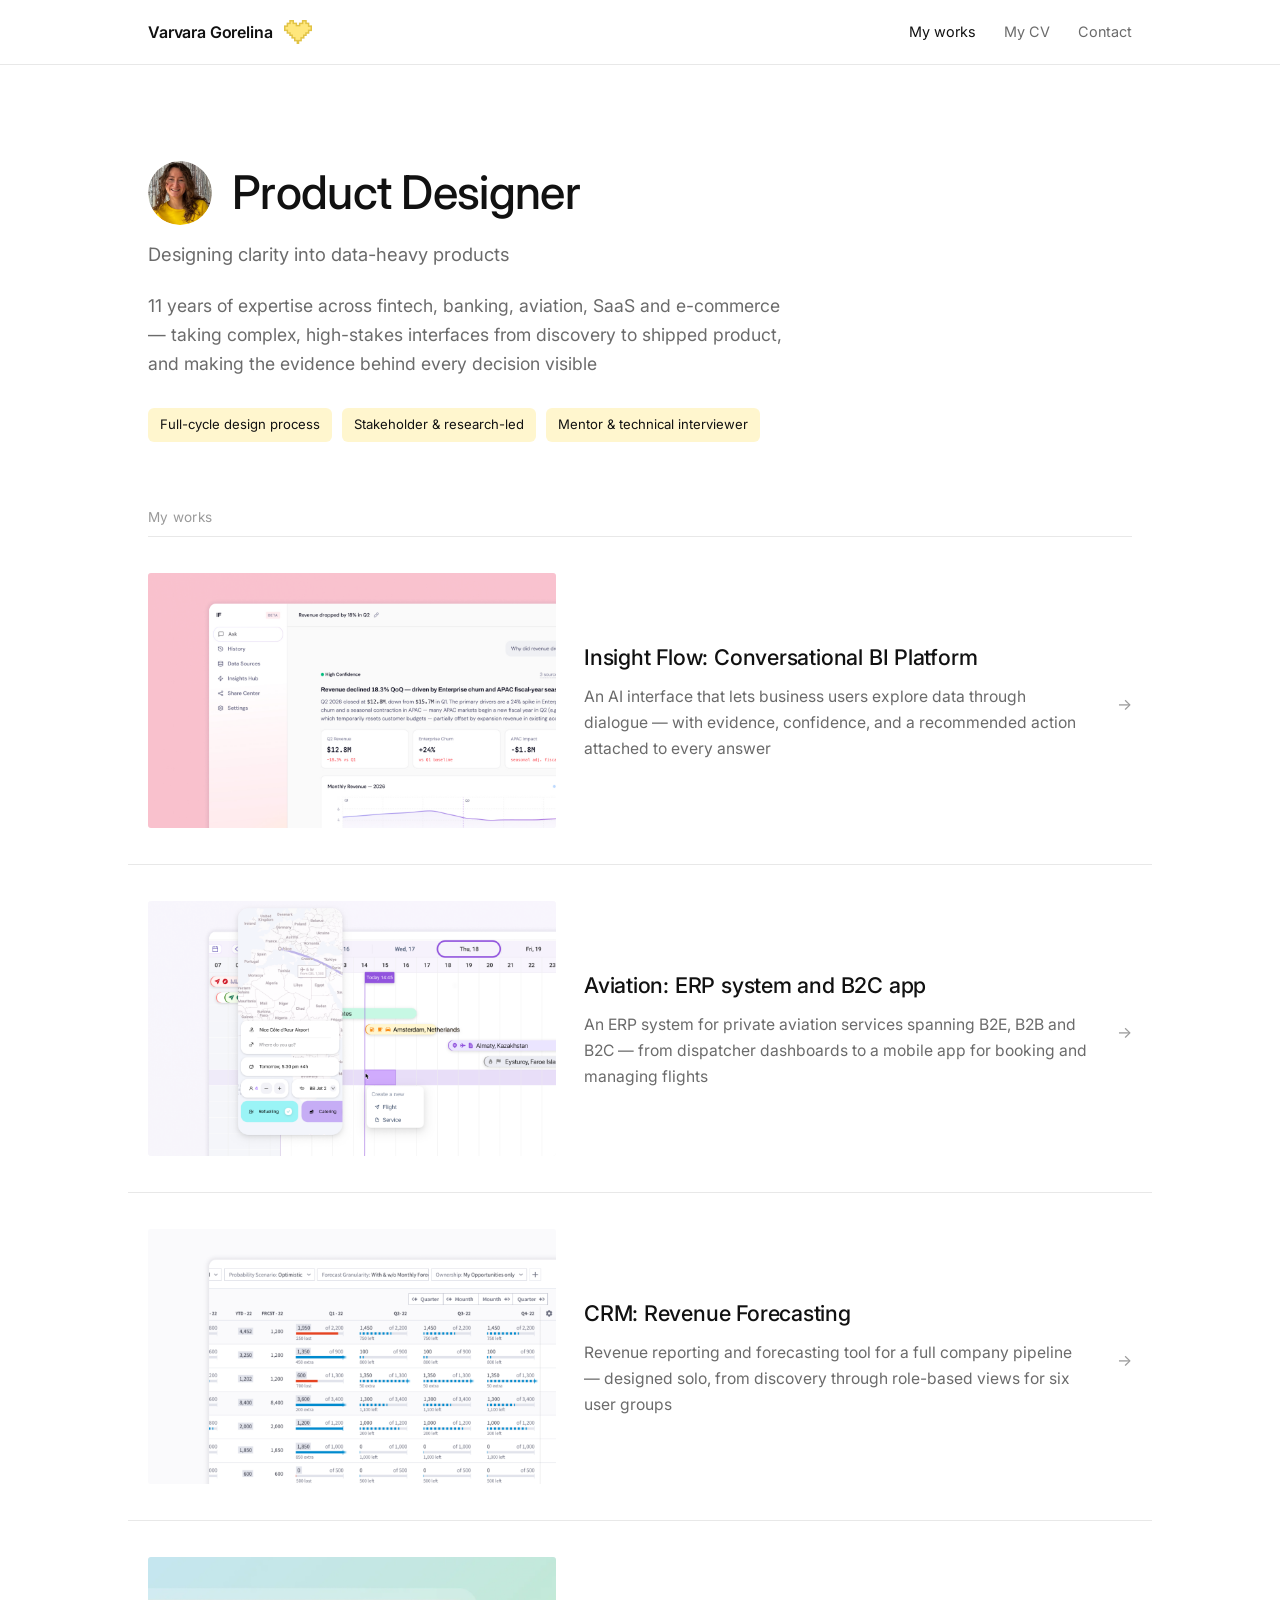
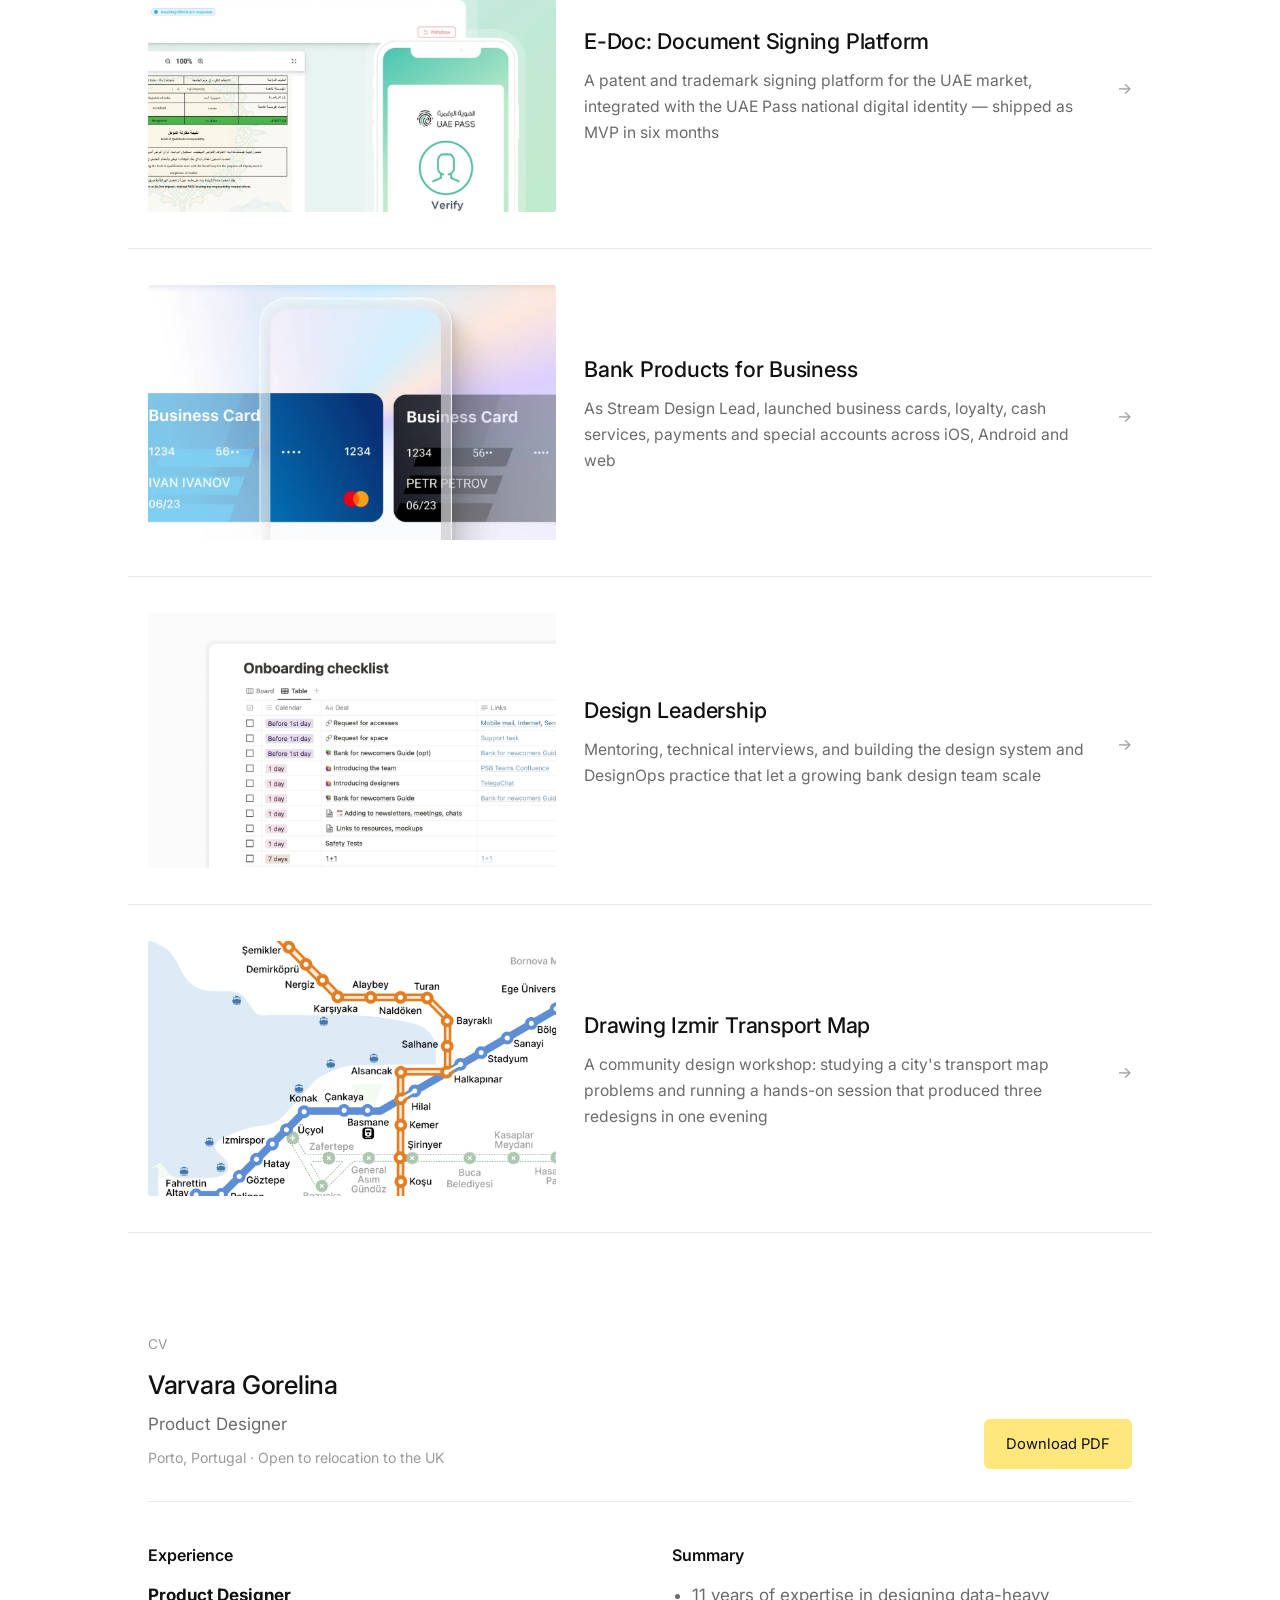
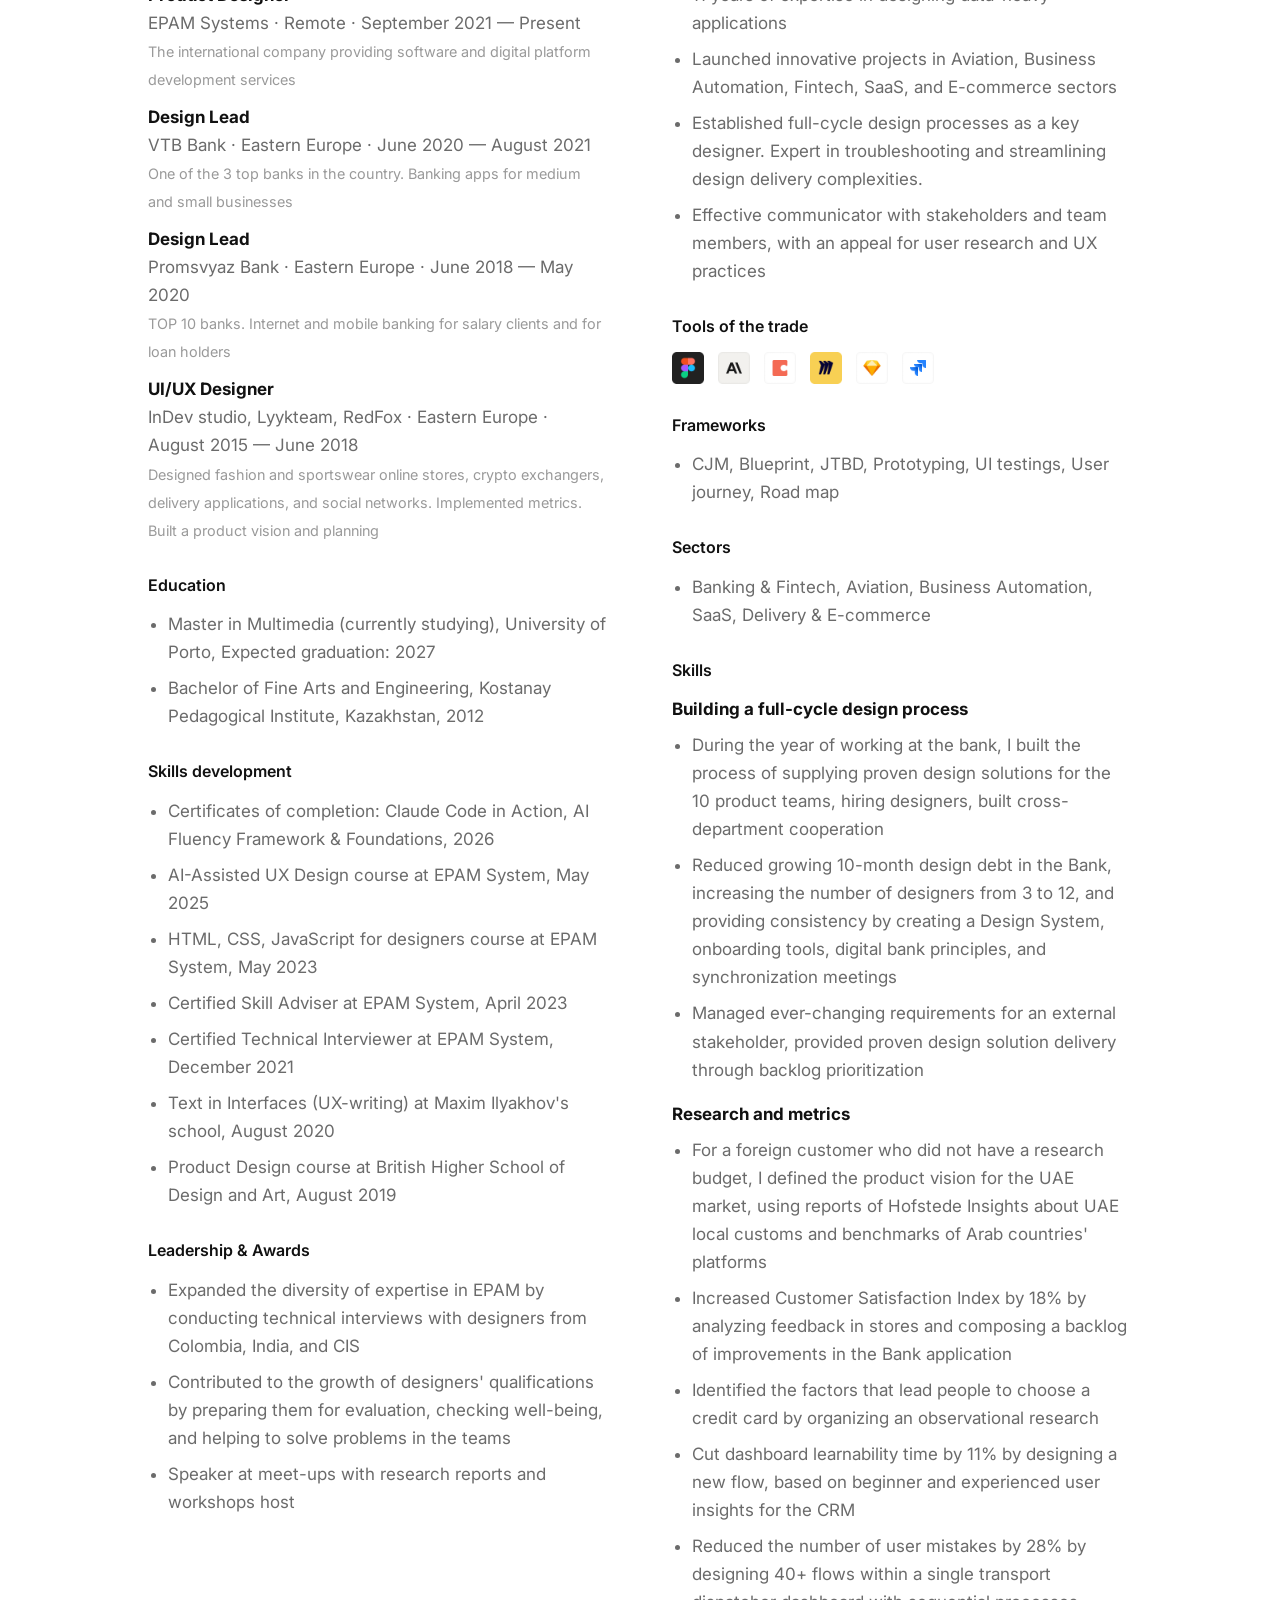
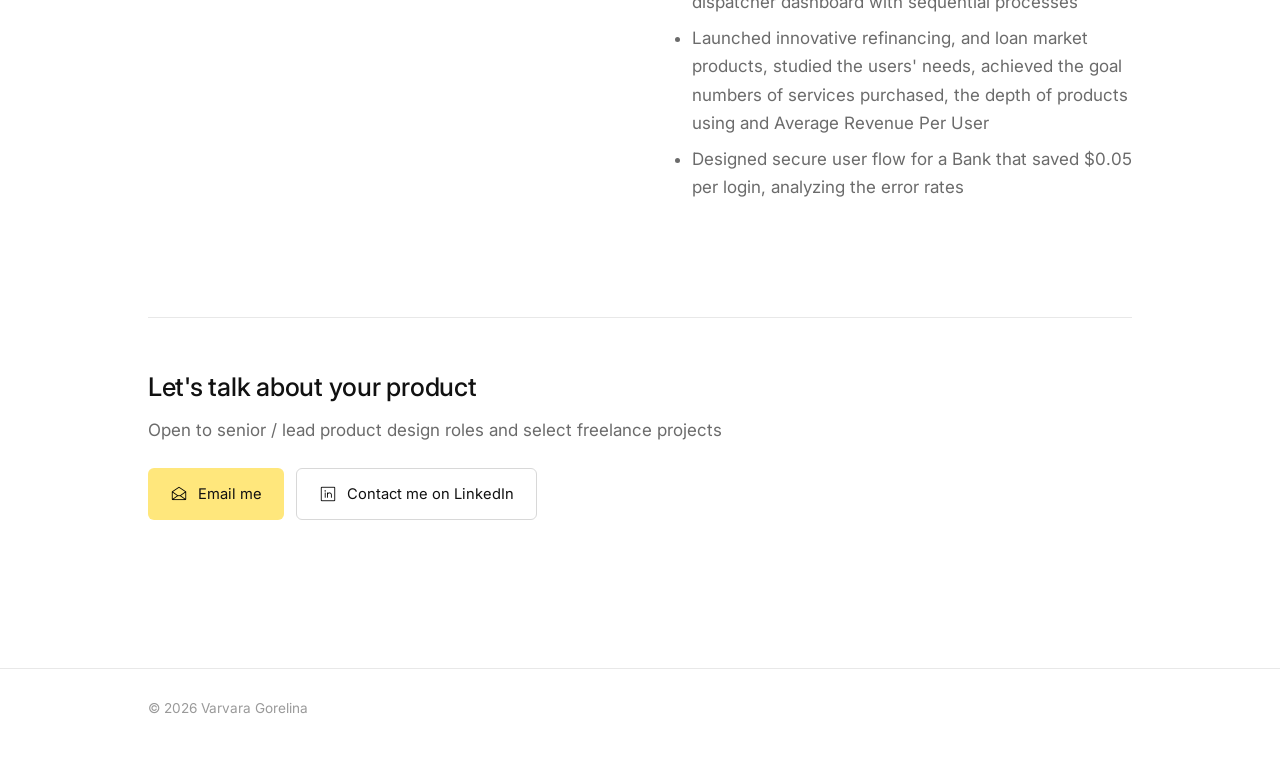
<file: index.html>
<!DOCTYPE html>
<html lang="ru">
<head>
<meta charset="UTF-8">
<meta name="viewport" content="width=device-width, initial-scale=1.0">
<title>Varvara Gorelina — Product Designer</title>
<meta name="description" content="Product designer with 11 years of expertise in data-heavy applications: fintech, banking, aviation, SaaS.">
<link rel="preconnect" href="https://fonts.googleapis.com">
<link href="https://fonts.googleapis.com/css2?family=Inter:wght@400;500;600;700&display=swap" rel="stylesheet">
<link rel="stylesheet" href="style.css">
<link rel="icon" type="image/png" href="images/fav.png">
</head>
<body>

<header class="site-header">
  <div class="wrap">
    <a href="index.html" class="logo">Varvara Gorelina <img src="images/fav.png" alt="" class="logo-mark"></a>
    <nav class="nav-links">
      <a href="index.html" class="active">My works</a>
      <a href="index.html#cv">My CV</a>
      <a href="index.html#contact">Contact</a>
    </nav>
  </div>
</header>

<div class="hero">
  <div class="hero-top">
    <img class="hero-photo" src="images/VG.png" alt="Varvara Gorelina">
    <h1>Product Designer</h1>
  </div>
  <p class="hero-subtitle">Designing clarity into data-heavy products</p>
  <p class="lede">11 years of expertise across fintech, banking, aviation, SaaS and e-commerce — taking complex, high-stakes interfaces from discovery to shipped product, and making the evidence behind every decision visible</p>
  <div class="hero-meta">
    <span class="tag">Full-cycle design process</span>
    <span class="tag">Stakeholder &amp; research-led</span>
    <span class="tag">Mentor &amp; technical interviewer</span>
  </div>
</div>

<section aria-label="My works">
  <div class="section-label">My works</div>
  <div class="case-grid">

    <a href="insight-flow.html" class="case-card">
      <img class="case-thumb" src="images/IF_preview.png" alt="Insight Flow preview">

      <span>
        <p class="case-title">Insight Flow: Conversational BI Platform</p>
        <p class="case-desc">An AI interface that lets business users explore data through dialogue — with evidence, confidence, and a recommended action attached to every answer</p>
      </span>
      <span class="case-arrow">→</span>
    </a>

    <a href="aviation.html" class="case-card">
      <img class="case-thumb" src="images/AV_preview.png" alt="Aviation: ERP system and B2C app preview">

      <span>
        <p class="case-title">Aviation: ERP system and B2C app</p>
        <p class="case-desc">An ERP system for private aviation services spanning B2E, B2B and B2C — from dispatcher dashboards to a mobile app for booking and managing flights</p>
      </span>
      <span class="case-arrow">→</span>
    </a>

    <a href="crm-revenue-forecasting.html" class="case-card">
      <img class="case-thumb" src="images/CRM_preview.png" alt="CRM: Revenue Forecasting preview">

      <span>
        <p class="case-title">CRM: Revenue Forecasting</p>
        <p class="case-desc">Revenue reporting and forecasting tool for a full company pipeline — designed solo, from discovery through role-based views for six user groups</p>
      </span>
      <span class="case-arrow">→</span>
    </a>

    <a href="e-doc.html" class="case-card">
      <img class="case-thumb" src="images/ED_preview.png" alt="E-Doc preview">

      <span>
        <p class="case-title">E-Doc: Document Signing Platform</p>
        <p class="case-desc">A patent and trademark signing platform for the UAE market, integrated with the UAE Pass national digital identity — shipped as MVP in six months</p>
      </span>
      <span class="case-arrow">→</span>
    </a>

    <a href="bank-products.html" class="case-card">
      <img class="case-thumb" src="images/IB_preview.png" alt="Bank Products preview">

      <span>
        <p class="case-title">Bank Products for Business</p>
        <p class="case-desc">As Stream Design Lead, launched business cards, loyalty, cash services, payments and special accounts across iOS, Android and web</p>
      </span>
      <span class="case-arrow">→</span>
    </a>

    <a href="design-leadership.html" class="case-card">
      <img class="case-thumb" src="images/DL_preview.png" alt="Design Leadership preview">

      <span>
        <p class="case-title">Design Leadership</p>
        <p class="case-desc">Mentoring, technical interviews, and building the design system and DesignOps practice that let a growing bank design team scale</p>
      </span>
      <span class="case-arrow">→</span>
    </a>

    <a href="izmir-transport-map.html" class="case-card">
      <img class="case-thumb" src="images/TM_preview.png" alt="Izmir Transport Map preview">

      <span>
        <p class="case-title">Drawing Izmir Transport Map</p>
        <p class="case-desc">A community design workshop: studying a city's transport map problems and running a hands-on session that produced three redesigns in one evening</p>
      </span>
      <span class="case-arrow">→</span>
    </a>

  </div>
</section>

<section id="cv" aria-label="CV">
  <div class="section-label">CV</div>
  <div class="cv-header">
    <div>
      <h2 class="cv-name">Varvara Gorelina</h2>
      <p class="cv-role">Product Designer</p>
      <p class="cv-contact">Porto, Portugal · Open to relocation to the UK</p>
    </div>
    <a href="CV_Varvara_Gorelina.pdf" class="btn" target="_blank">Download PDF</a>
  </div>

  <div class="cv-grid">
    <div>
      <h3>Experience</h3>
      <p class="cv-job"><strong>Product Designer</strong><br>
      EPAM Systems · Remote · September 2021 — Present<br>
      <span class="cv-dim">The international company providing software and digital platform development services</span></p>

      <p class="cv-job"><strong>Design Lead</strong><br>
      VTB Bank · Eastern Europe · June 2020 — August 2021<br>
      <span class="cv-dim">One of the 3 top banks in the country. Banking apps for medium and small businesses</span></p>

      <p class="cv-job"><strong>Design Lead</strong><br>
      Promsvyaz Bank · Eastern Europe · June 2018 — May 2020<br>
      <span class="cv-dim">TOP 10 banks. Internet and mobile banking for salary clients and for loan holders</span></p>

      <p class="cv-job"><strong>UI/UX Designer</strong><br>
      InDev studio, Lyykteam, RedFox · Eastern Europe · August 2015 — June 2018<br>
      <span class="cv-dim">Designed fashion and sportswear online stores, crypto exchangers, delivery applications, and social networks. Implemented metrics. Built a product vision and planning</span></p>

      <h3>Education</h3>
      <ul>
        <li>Master in Multimedia (currently studying), University of Porto, Expected graduation: 2027</li>
        <li>Bachelor of Fine Arts and Engineering, Kostanay Pedagogical Institute, Kazakhstan, 2012</li>
      </ul>

      <h3>Skills development</h3>
      <ul>
        <li>Certificates of completion: Claude Code in Action, AI Fluency Framework &amp; Foundations, 2026</li>
        <li>AI-Assisted UX Design course at EPAM System, May 2025</li>
        <li>HTML, CSS, JavaScript for designers course at EPAM System, May 2023</li>
        <li>Certified Skill Adviser at EPAM System, April 2023</li>
        <li>Certified Technical Interviewer at EPAM System, December 2021</li>
        <li>Text in Interfaces (UX-writing) at Maxim Ilyakhov's school, August 2020</li>
        <li>Product Design course at British Higher School of Design and Art, August 2019</li>
      </ul>

      <h3>Leadership &amp; Awards</h3>
      <ul>
        <li>Expanded the diversity of expertise in EPAM by conducting technical interviews with designers from Colombia, India, and CIS</li>
        <li>Contributed to the growth of designers' qualifications by preparing them for evaluation, checking well-being, and helping to solve problems in the teams</li>
        <li>Speaker at meet-ups with research reports and workshops host</li>
      </ul>
    </div>

    <div>
      <h3>Summary</h3>
      <ul>
        <li>11 years of expertise in designing data-heavy applications</li>
        <li>Launched innovative projects in Aviation, Business Automation, Fintech, SaaS, and E-commerce sectors</li>
        <li>Established full-cycle design processes as a key designer. Expert in troubleshooting and streamlining design delivery complexities.</li>
        <li>Effective communicator with stakeholders and team members, with an appeal for user research and UX practices</li>
      </ul>

      <h3>Tools of the trade</h3>
      <div class="tool-icons">
        <span class="tool-icon-wrap" data-tooltip="Figma"><img class="tool-icon" src="images/Figma.png" alt="Figma"></span>
        <span class="tool-icon-wrap" data-tooltip="Anthropic and other LLM-based models"><img class="tool-icon" src="images/Anthropic.png" alt="Anthropic"></span>
        <span class="tool-icon-wrap" data-tooltip="Coda.io"><img class="tool-icon" src="images/Coda.png" alt="Coda"></span>
        <span class="tool-icon-wrap" data-tooltip="Miro"><img class="tool-icon" src="images/Miro.png" alt="Miro"></span>
        <span class="tool-icon-wrap" data-tooltip="Sketch"><img class="tool-icon" src="images/Sketch.png" alt="Sketch"></span>
        <span class="tool-icon-wrap" data-tooltip="Jira and Confluence"><img class="tool-icon" src="images/Jira.png" alt="Jira"></span>
      </div>

      <h3>Frameworks</h3>
      <ul>
        <li>CJM, Blueprint, JTBD, Prototyping, UI testings, User journey, Road map</li>
      </ul>

      <h3>Sectors</h3>
      <ul>
        <li>Banking &amp; Fintech, Aviation, Business Automation, SaaS, Delivery &amp; E-commerce</li>
      </ul>

      <h3>Skills</h3>
      <p><strong>Building a full-cycle design process</strong></p>
      <ul>
        <li>During the year of working at the bank, I built the process of supplying proven design solutions for the 10 product teams, hiring designers, built cross-department cooperation</li>
        <li>Reduced growing 10-month design debt in the Bank, increasing the number of designers from 3 to 12, and providing consistency by creating a Design System, onboarding tools, digital bank principles, and synchronization meetings</li>
        <li>Managed ever-changing requirements for an external stakeholder, provided proven design solution delivery through backlog prioritization</li>
      </ul>

      <p><strong>Research and metrics</strong></p>
      <ul>
        <li>For a foreign customer who did not have a research budget, I defined the product vision for the UAE market, using reports of Hofstede Insights about UAE local customs and benchmarks of Arab countries' platforms</li>
        <li>Increased Customer Satisfaction Index by 18% by analyzing feedback in stores and composing a backlog of improvements in the Bank application</li>
        <li>Identified the factors that lead people to choose a credit card by organizing an observational research</li>
        <li>Cut dashboard learnability time by 11% by designing a new flow, based on beginner and experienced user insights for the CRM</li>
        <li>Reduced the number of user mistakes by 28% by designing 40+ flows within a single transport dispatcher dashboard with sequential processes</li>
        <li>Launched innovative refinancing, and loan market products, studied the users' needs, achieved the goal numbers of services purchased, the depth of products using and Average Revenue Per User</li>
        <li>Designed secure user flow for a Bank that saved $0.05 per login, analyzing the error rates</li>
      </ul>
    </div>
  </div>
</section>

<section id="contact" aria-label="Contact">
  <div class="contact-box">
    <div>
      <h2>Let's talk about your product</h2>
      <p>Open to senior / lead product design roles and select freelance projects</p>
    </div>
    <div style="display:flex; gap:12px; flex-wrap:wrap;">
      <a href="mailto:varvara.gorelina@gmail.com" class="btn"><img class="btn-icon" src="images/Email.png" alt="">Email me</a>
      <a href="https://www.linkedin.com/in/varvara-gorelina" class="btn btn-outline" target="_blank" rel="noopener"><img class="btn-icon" src="images/LinkedIn.png" alt="">Contact me on LinkedIn</a>
    </div>
  </div>
</section>

<footer class="site-footer">
  <div class="wrap">
    <a href="index.html" style="text-decoration:none;"><span>© 2026 Varvara Gorelina</span></a>
  </div>
</footer>

</body>
</html>
</file>
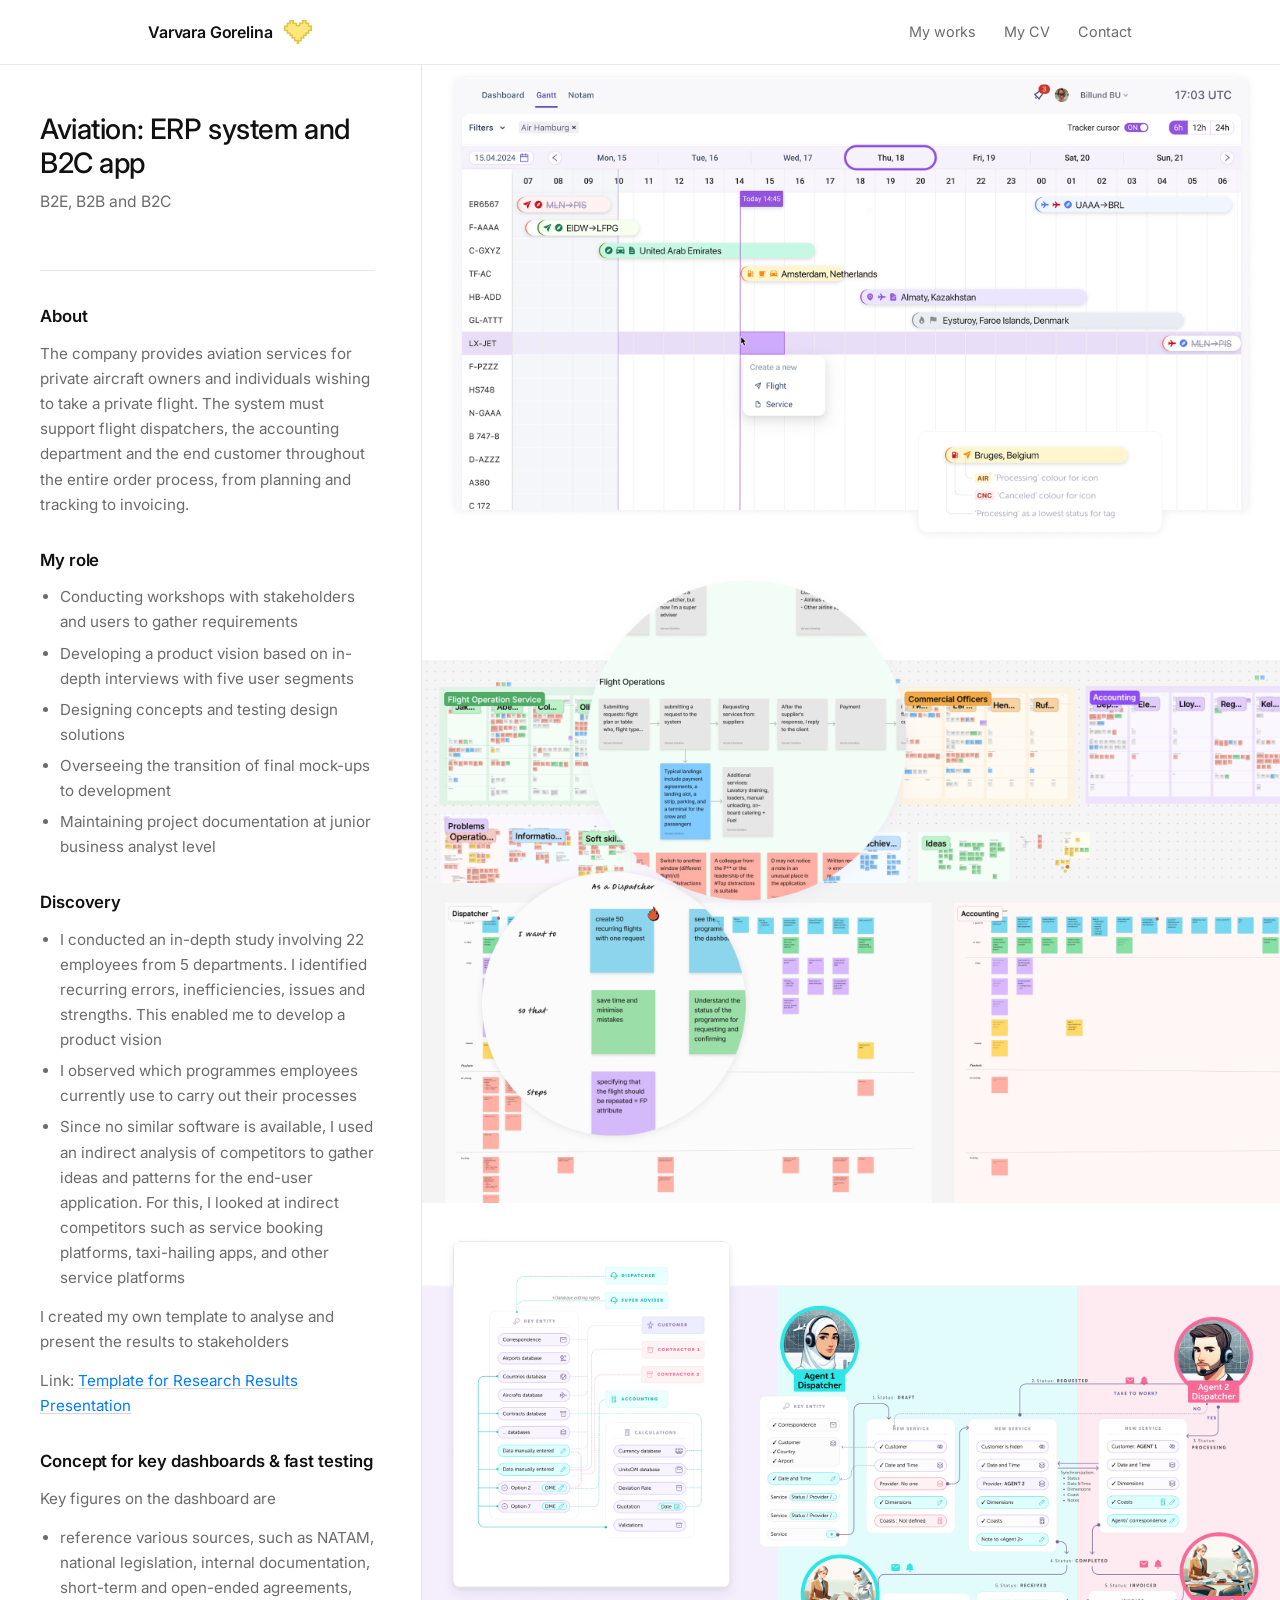
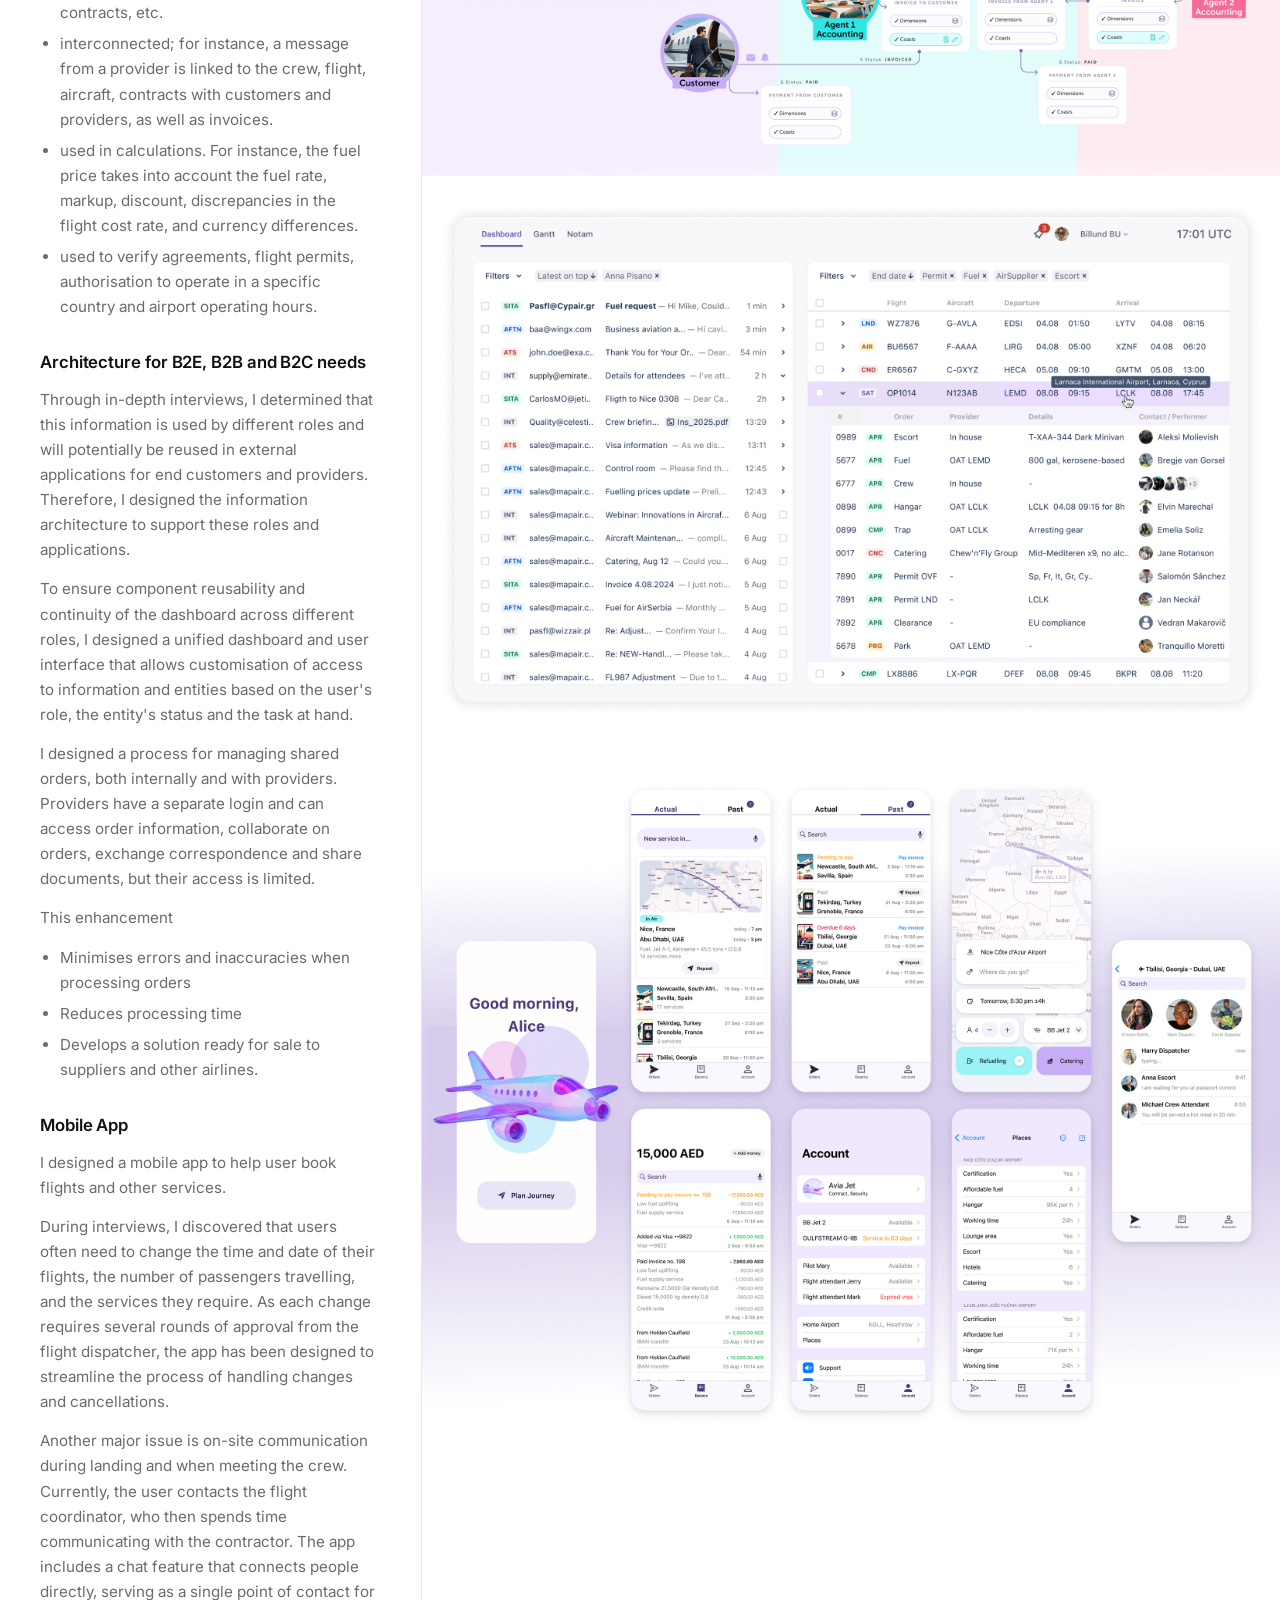
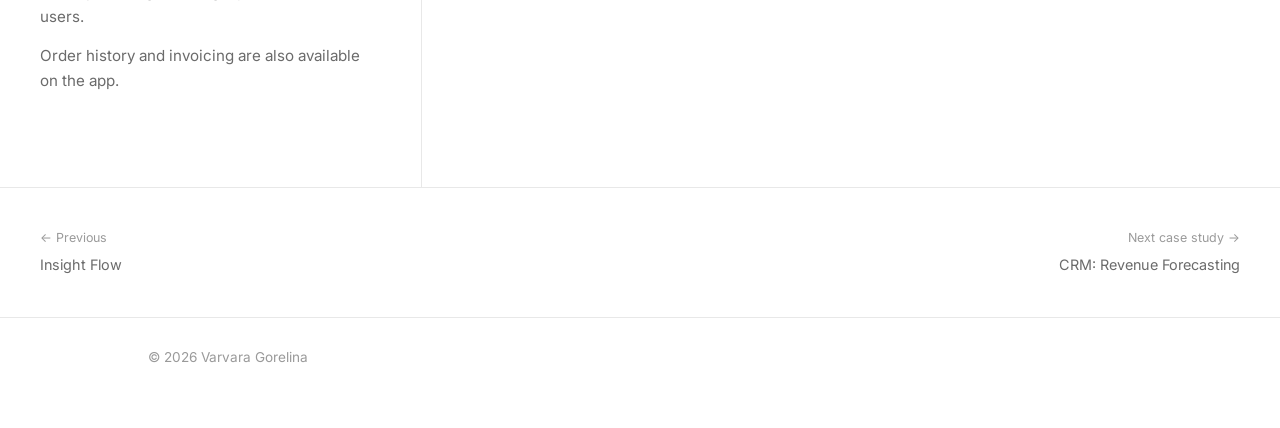
<file: aviation.html>
<!DOCTYPE html>
<html lang="ru">
<head>
<meta charset="UTF-8">
<meta name="viewport" content="width=device-width, initial-scale=1.0">
<title>Aviation: ERP system and B2C app — Varvara Gorelina</title>
<link rel="preconnect" href="https://fonts.googleapis.com">
<link href="https://fonts.googleapis.com/css2?family=Inter:wght@400;500;600;700&display=swap" rel="stylesheet">
<link rel="stylesheet" href="style.css">
<link rel="icon" type="image/png" href="images/fav.png">
</head>
<body>

<header class="site-header">
  <div class="wrap">
    <a href="index.html" class="logo">Varvara Gorelina <img src="images/fav.png" alt="" class="logo-mark"></a>
    <nav class="nav-links">
      <a href="index.html">My works</a>
      <a href="index.html#cv">My CV</a>
      <a href="index.html#contact">Contact</a>
    </nav>
  </div>
</header>

<div class="case-layout">

  <aside class="case-side">
    <div class="case-meta-block">
      <h1>Aviation: ERP system and B2C app</h1>
      <p class="case-sub">B2E, B2B and B2C</p>
    </div>

    <h2>About</h2>
    <p>The company provides aviation services for private aircraft owners and individuals wishing to take a private flight. The system must support flight dispatchers, the accounting department and the end customer throughout the entire order process, from planning and tracking to invoicing.</p>

    <h2>My role</h2>
    <ul>
      <li>Conducting workshops with stakeholders and users to gather requirements</li>
      <li>Developing a product vision based on in-depth interviews with five user segments</li>
      <li>Designing concepts and testing design solutions</li>
      <li>Overseeing the transition of final mock-ups to development</li>
      <li>Maintaining project documentation at junior business analyst level</li>
    </ul>

    <h2>Discovery</h2>
    <ul>
      <li>I conducted an in-depth study involving 22 employees from 5 departments. I identified recurring errors, inefficiencies, issues and strengths. This enabled me to develop a product vision</li>
      <li>I observed which programmes employees currently use to carry out their processes</li>
      <li>Since no similar software is available, I used an indirect analysis of competitors to gather ideas and patterns for the end-user application. For this, I looked at indirect competitors such as service booking platforms, taxi-hailing apps, and other service platforms</li>
    </ul>
    <p>I created my own template to analyse and present the results to stakeholders</p>
    <p>Link: <a href="https://app.notion.com/p/gorelina/Template-for-Research-Results-Presentation-30944021a0e68139af75d72db9631378?source=copy_link" target="_blank" rel="noopener" style="color:#007AFF">Template for Research Results Presentation</a></p>

    <h2>Concept for key dashboards &amp; fast testing</h2>
    <p>Key figures on the dashboard are</p>
    <ul>
      <li>reference various sources, such as NATAM, national legislation, internal documentation, short-term and open-ended agreements, contracts, etc.</li>
      <li>interconnected; for instance, a message from a provider is linked to the crew, flight, aircraft, contracts with customers and providers, as well as invoices.</li>
      <li>used in calculations. For instance, the fuel price takes into account the fuel rate, markup, discount, discrepancies in the flight cost rate, and currency differences.</li>
      <li>used to verify agreements, flight permits, authorisation to operate in a specific country and airport operating hours.</li>
    </ul>

    <h2>Architecture for B2E, B2B and B2C needs</h2>
    <p>Through in-depth interviews, I determined that this information is used by different roles and will potentially be reused in external applications for end customers and providers. Therefore, I designed the information architecture to support these roles and applications.</p>
    <p>To ensure component reusability and continuity of the dashboard across different roles, I designed a unified dashboard and user interface that allows customisation of access to information and entities based on the user's role, the entity's status and the task at hand.</p>
    <p>I designed a process for managing shared orders, both internally and with providers. Providers have a separate login and can access order information, collaborate on orders, exchange correspondence and share documents, but their access is limited.</p>
    <p>This enhancement</p>
    <ul>
      <li>Minimises errors and inaccuracies when processing orders</li>
      <li>Reduces processing time</li>
      <li>Develops a solution ready for sale to suppliers and other airlines.</li>
    </ul>

    <h2>Mobile App</h2>
    <p>I designed a mobile app to help user book flights and other services.</p>
    <p>During interviews, I discovered that users often need to change the time and date of their flights, the number of passengers travelling, and the services they require. As each change requires several rounds of approval from the flight dispatcher, the app has been designed to streamline the process of handling changes and cancellations.</p>
    <p>Another major issue is on-site communication during landing and when meeting the crew. Currently, the user contacts the flight coordinator, who then spends time communicating with the contractor. The app includes a chat feature that connects people directly, serving as a single point of contact for users.</p>
    <p>Order history and invoicing are also available on the app.</p>
  </aside>

  <div class="case-media">

    <img class="shot-img" style="--w:1026" src="images/AV_01.png" alt="Aviation ERP system overview">

    <img class="shot-img" style="--w:1100" src="images/AV_02.png" alt="Discovery">

    <img class="shot-img" style="--w:1100" src="images/AV_03.png" alt="Concept for key dashboards and fast testing">

    <img class="shot-img" style="--w:1026" src="images/AV_04.png" alt="Architecture for B2E, B2B and B2C needs">

    <img class="shot-img" style="--w:1100" src="images/AV_05.png" alt="Mobile app">

  </div>
</div>

<div class="case-nav">
  <a href="insight-flow.html"><span class="dir">← Previous</span>Insight Flow</a>
  <a href="crm-revenue-forecasting.html" style="text-align:right"><span class="dir">Next case study →</span>CRM: Revenue Forecasting</a>
</div>

<footer class="site-footer">
  <div class="wrap">
    <a href="index.html" style="text-decoration:none;"><span>© 2026 Varvara Gorelina</span></a>
  </div>
</footer>

</body>
</html>
</file>
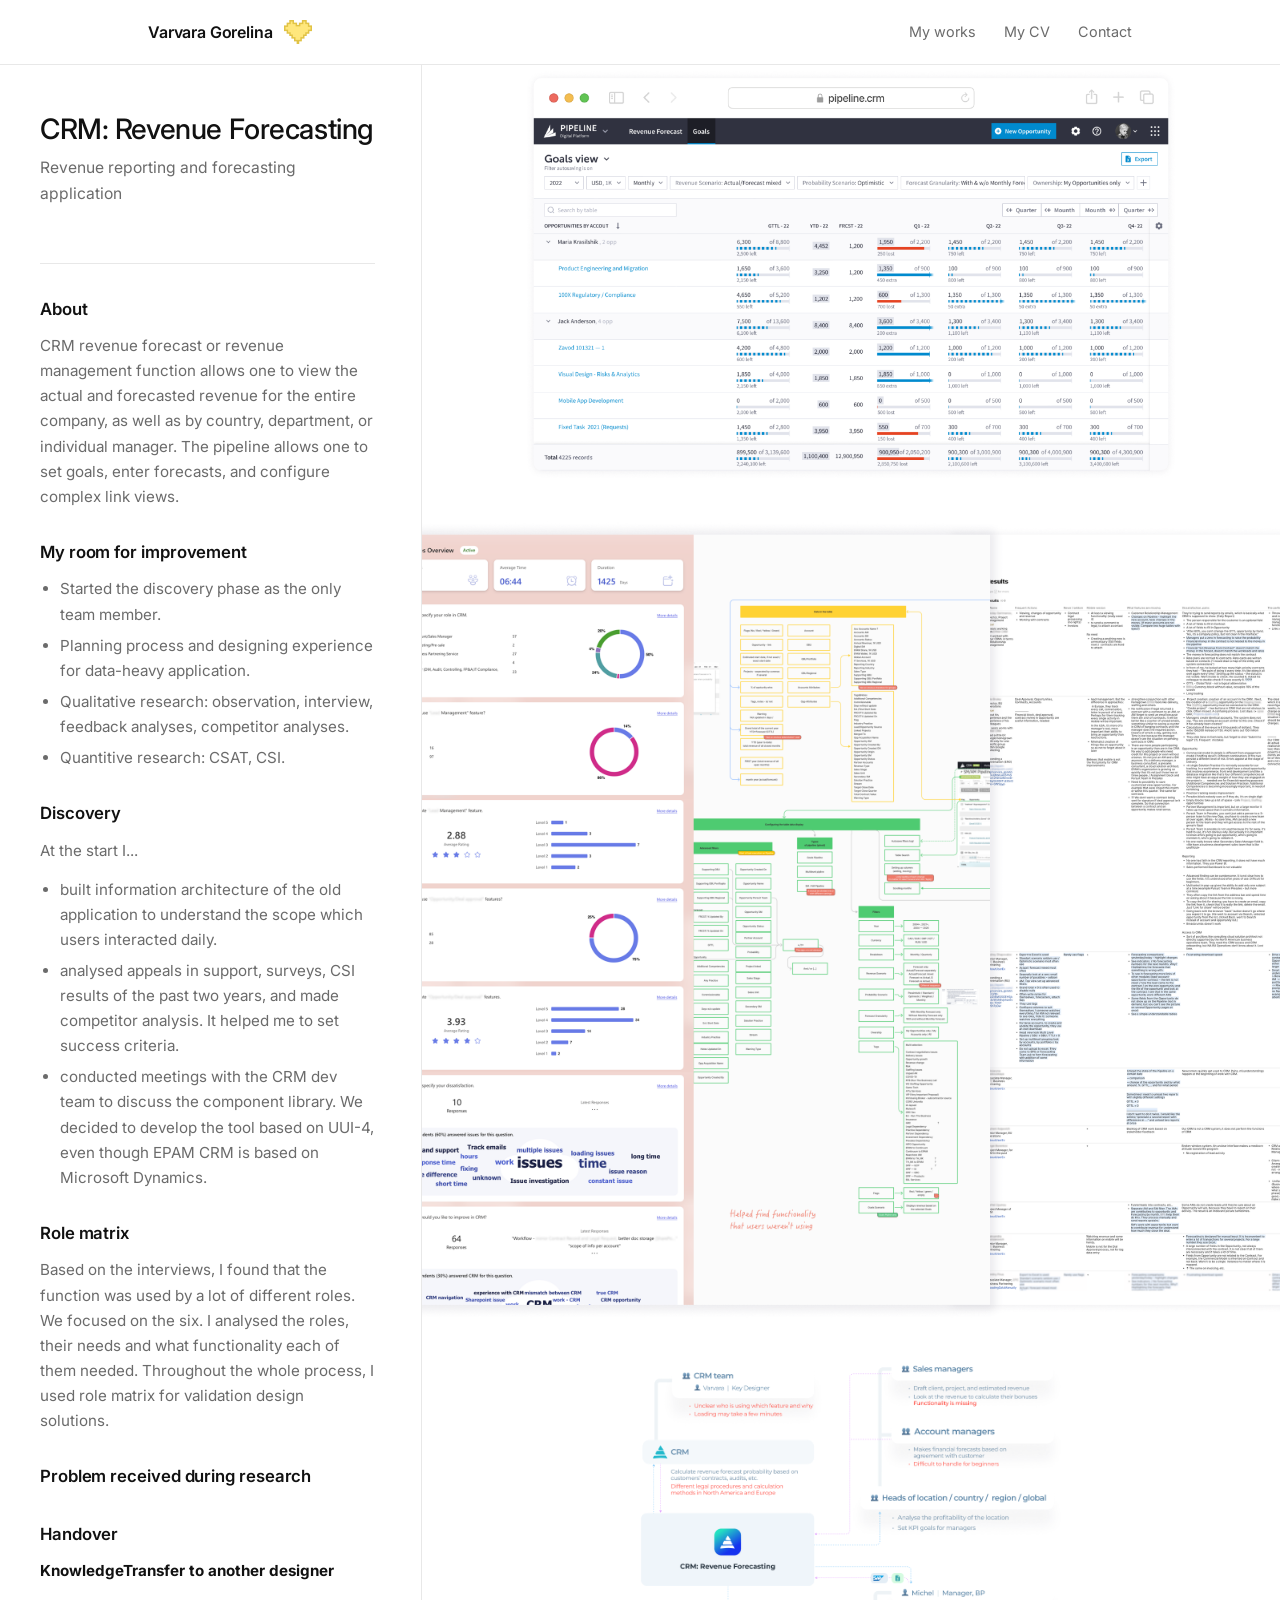
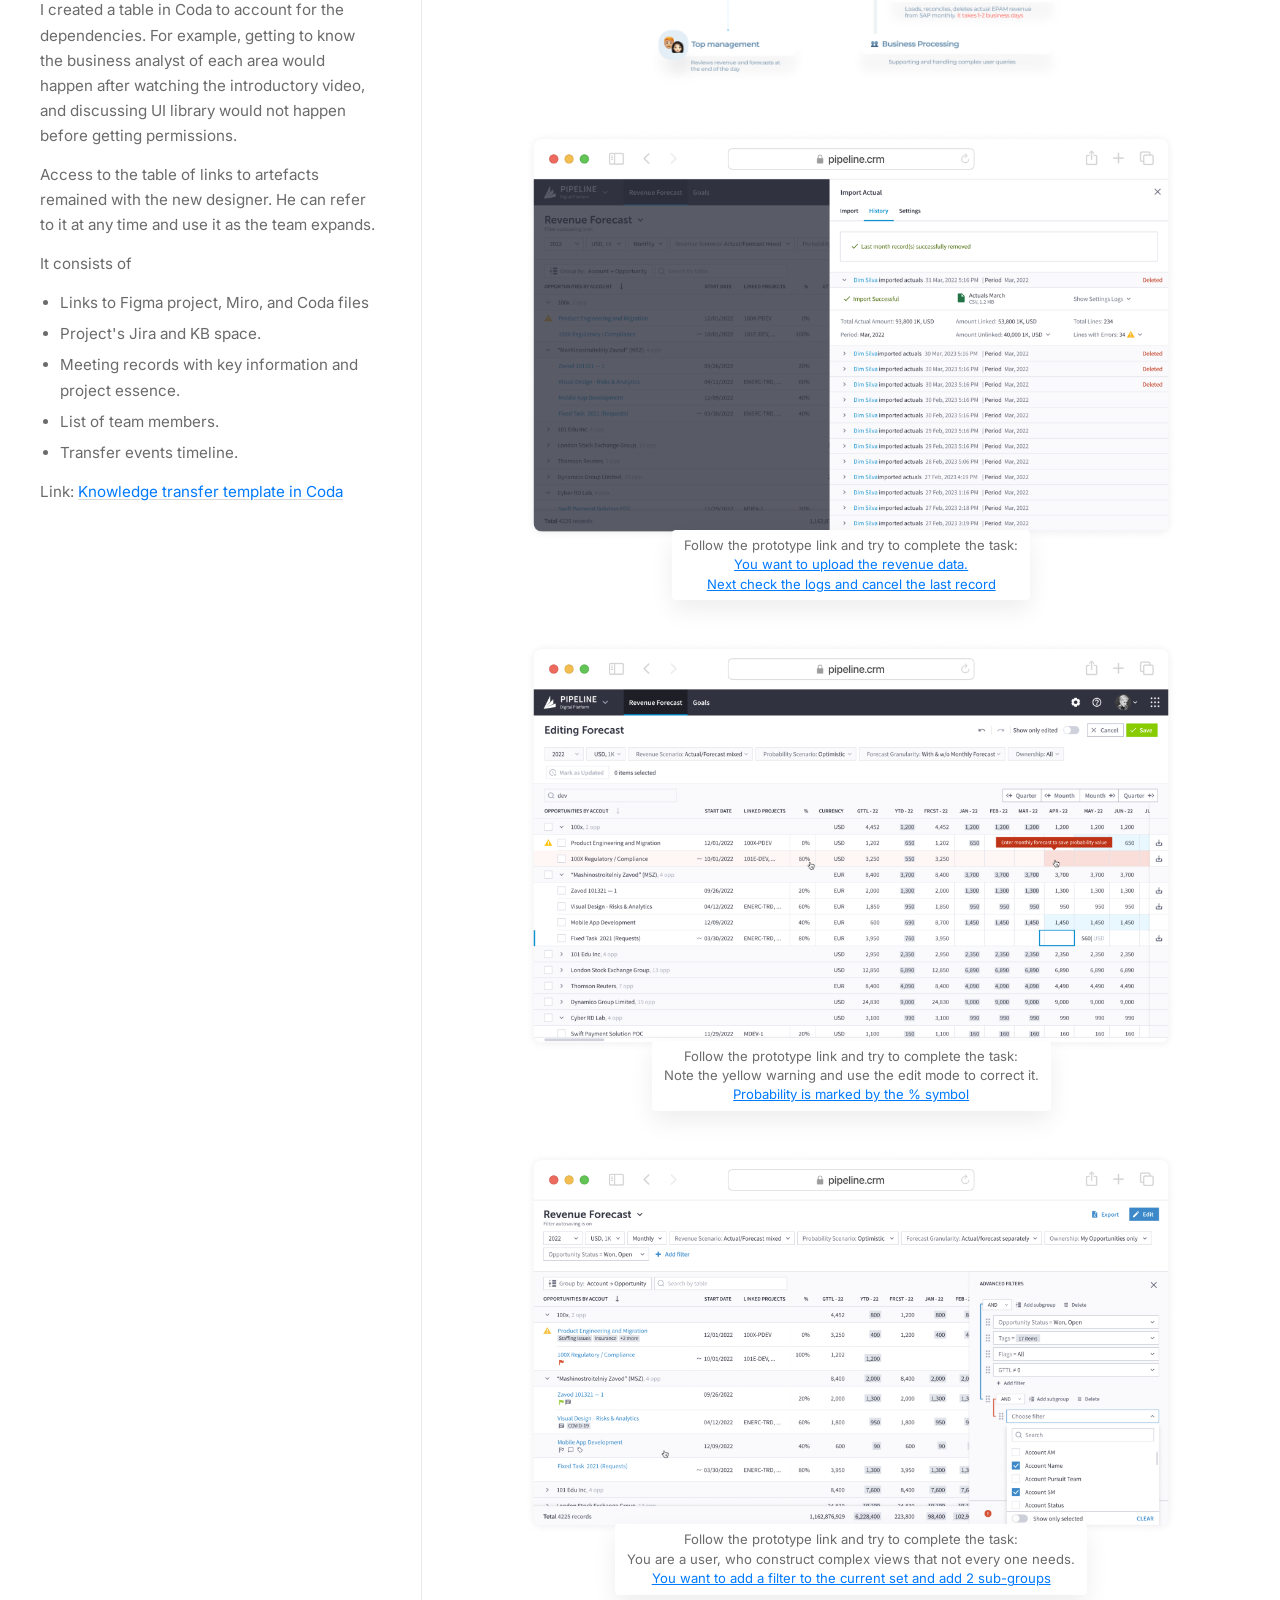
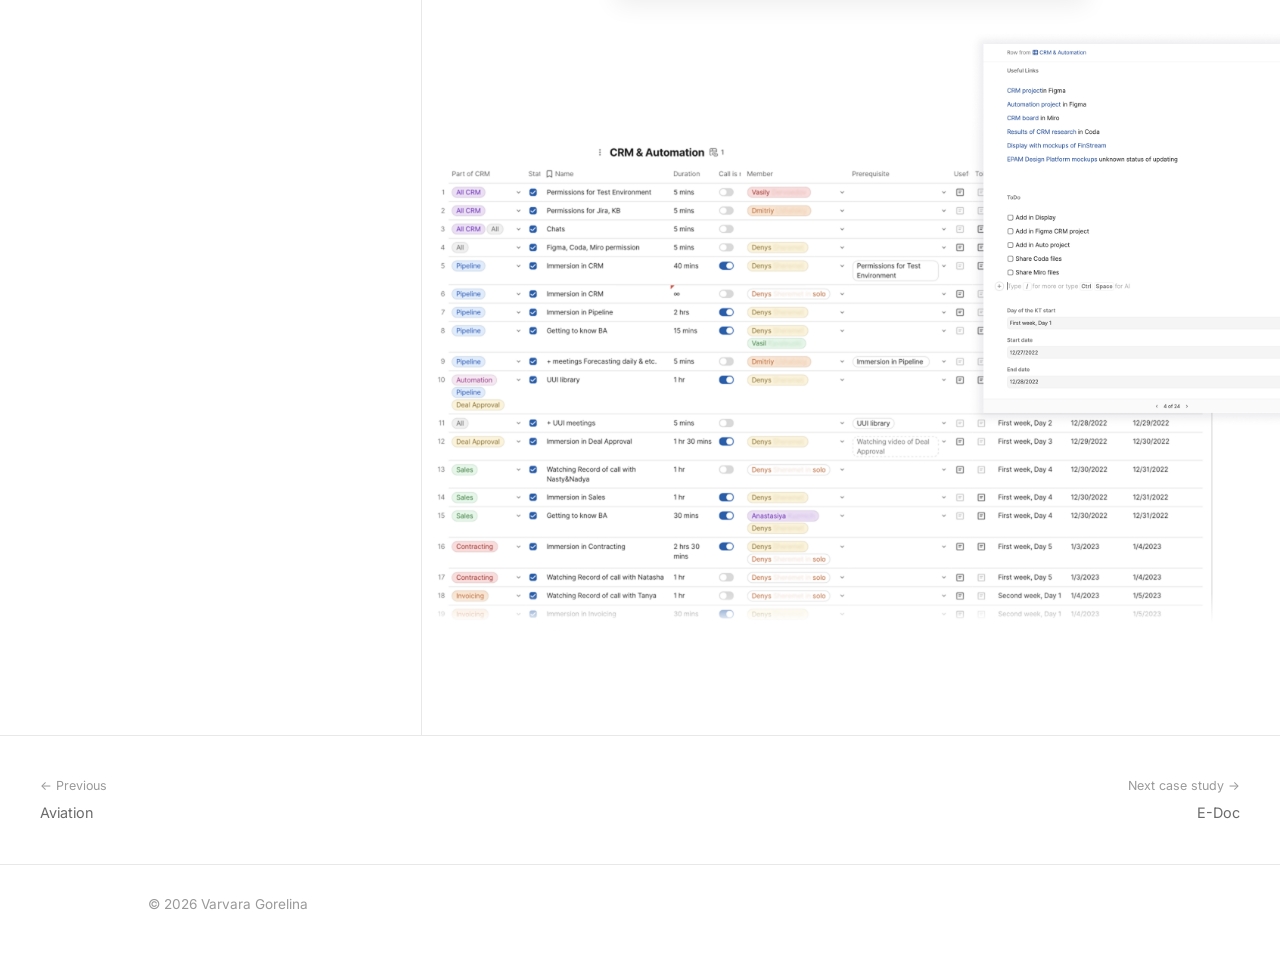
<file: crm-revenue-forecasting.html>
<!DOCTYPE html>
<html lang="ru">
<head>
<meta charset="UTF-8">
<meta name="viewport" content="width=device-width, initial-scale=1.0">
<title>CRM: Revenue Forecasting — Varvara Gorelina</title>
<link rel="preconnect" href="https://fonts.googleapis.com">
<link href="https://fonts.googleapis.com/css2?family=Inter:wght@400;500;600;700&display=swap" rel="stylesheet">
<link rel="stylesheet" href="style.css">
<link rel="icon" type="image/png" href="images/fav.png">
</head>
<body>

<header class="site-header">
  <div class="wrap">
    <a href="index.html" class="logo">Varvara Gorelina <img src="images/fav.png" alt="" class="logo-mark"></a>
    <nav class="nav-links">
      <a href="index.html">My works</a>
      <a href="index.html#cv">My CV</a>
      <a href="index.html#contact">Contact</a>
    </nav>
  </div>
</header>

<div class="case-layout">

  <aside class="case-side">
    <div class="case-meta-block">
      <h1>CRM: Revenue Forecasting</h1>
      <p class="case-sub">Revenue reporting and forecasting application</p>
    </div>

    <h2>About</h2>
    <p>CRM revenue forecast or revenue management function allows one to view the actual and forecasted revenue for the entire company, as well as by country, department, or individual manager. The pipeline allows one to set goals, enter forecasts, and configure complex link views.</p>

    <h2>My room for improvement</h2>
    <ul>
      <li>Started the discovery phase as the only team member.</li>
      <li>Planning process and designing experience for data-heavy application.</li>
      <li>Qualitative research: observation, interview, feedback analyses, competitor analyses.</li>
      <li>Quantitive research: CSAT, CSI.</li>
    </ul>

    <h2>Discovery</h2>
    <p>At the start I...</p>
    <ul>
      <li>built information architecture of the old application to understand the scope which users interacted daily.</li>
      <li>analysed appeals in support, surveys, CSI results of the past two years, and made competitor analysis. It helped me to set success criteria.</li>
      <li>conducted meetings with the CRM dev team to discuss the component library. We decided to develop the tool based on UUI-4, even though EPAM CRM is based on Microsoft Dynamics.</li>
    </ul>

    <h2>Role matrix</h2>
    <p>Based on the interviews, I found that the function was used by a lot of different roles. We focused on the six. I analysed the roles, their needs and what functionality each of them needed. Throughout the whole process, I used role matrix for validation design solutions.</p>

    <h2>Problem received during research</h2>

    <h2>Handover</h2>
    <p><strong>KnowledgeTransfer to another designer</strong></p>
    <p>I created a table in Coda to account for the dependencies. For example, getting to know the business analyst of each area would happen after watching the introductory video, and discussing UI library would not happen before getting permissions.</p>
    <p>Access to the table of links to artefacts remained with the new designer. He can refer to it at any time and use it as the team expands.</p>
    <p>It consists of</p>
    <ul>
      <li>Links to Figma project, Miro, and Coda files</li>
      <li>Project's Jira and KB space.</li>
      <li>Meeting records with key information and project essence.</li>
      <li>List of team members.</li>
      <li>Transfer events timeline.</li>
    </ul>
    <p>Link: <a href="https://coda.io/@gorelina/knowledge-transfer" target="_blank" rel="noopener" style="color:#007AFF">Knowledge transfer template in Coda</a></p>
  </aside>

  <div class="case-media gap-lg">

    <img class="shot-img" style="--w:828" src="images/CRM_01.png" alt="CRM revenue forecasting overview">

    <img class="shot-img full-bleed" style="--w:1600" src="images/CRM_02.png" alt="Discovery">

    <img class="shot-img" style="--w:539" src="images/CRM_03.png" alt="Role matrix">

    <div class="shot-row-item">
      <img class="shot-img" style="--w:828" src="images/CRM_04.png" alt="Problem — upload revenue data, check logs, cancel last record">
      <p class="shot-caption" style="--w:828">Follow the prototype link and try to complete the task:<br><a href="https://www.figma.com/proto/i4CXZhBD2Hbp8biAmQt571/Cases?page-id=0%3A1&type=design&node-id=26-376960&viewport=728%2C-1915%2C0.08&scaling=min-zoom&starting-point-node-id=26%3A376960" target="_blank" rel="noopener">You want to upload the revenue data.<br>Next check the logs and cancel the last record</a></p>
    </div>

    <div class="shot-row-item">
      <img class="shot-img" style="--w:828" src="images/CRM_05.png" alt="Problem — yellow warning, edit mode">
      <p class="shot-caption" style="--w:828">Follow the prototype link and try to complete the task:<br>Note the yellow warning and use the edit mode to correct it.<br><a href="https://www.figma.com/proto/i4CXZhBD2Hbp8biAmQt571/Cases?page-id=0%3A1&type=design&node-id=5-281861&viewport=728%2C-1915%2C0.08&scaling=min-zoom&starting-point-node-id=5%3A281861" target="_blank" rel="noopener">Probability is marked by the % symbol</a></p>
    </div>

    <div class="shot-row-item">
      <img class="shot-img" style="--w:828" src="images/CRM_06.png" alt="Problem — add filter and sub-groups">
      <p class="shot-caption" style="--w:828">Follow the prototype link and try to complete the task:<br>You are a user, who construct complex views that not every one needs.<br><a href="https://www.figma.com/proto/i4CXZhBD2Hbp8biAmQt571/Cases?page-id=0%3A1&type=design&node-id=5-223637&viewport=728%2C-1915%2C0.08&scaling=min-zoom&starting-point-node-id=5%3A223637" target="_blank" rel="noopener">You want to add a filter to the current set and add 2 sub-groups</a></p>
    </div>

    <img class="shot-img" style="--w:1134" src="images/CRM_07.png" alt="Handover">

  </div>
</div>

<div class="case-nav">
  <a href="aviation.html"><span class="dir">← Previous</span>Aviation</a>
  <a href="e-doc.html" style="text-align:right"><span class="dir">Next case study →</span>E-Doc</a>
</div>

<footer class="site-footer">
  <div class="wrap">
    <span>© 2026 Varvara Gorelina</span>
  </div>
</footer>

</body>
</html>
</file>
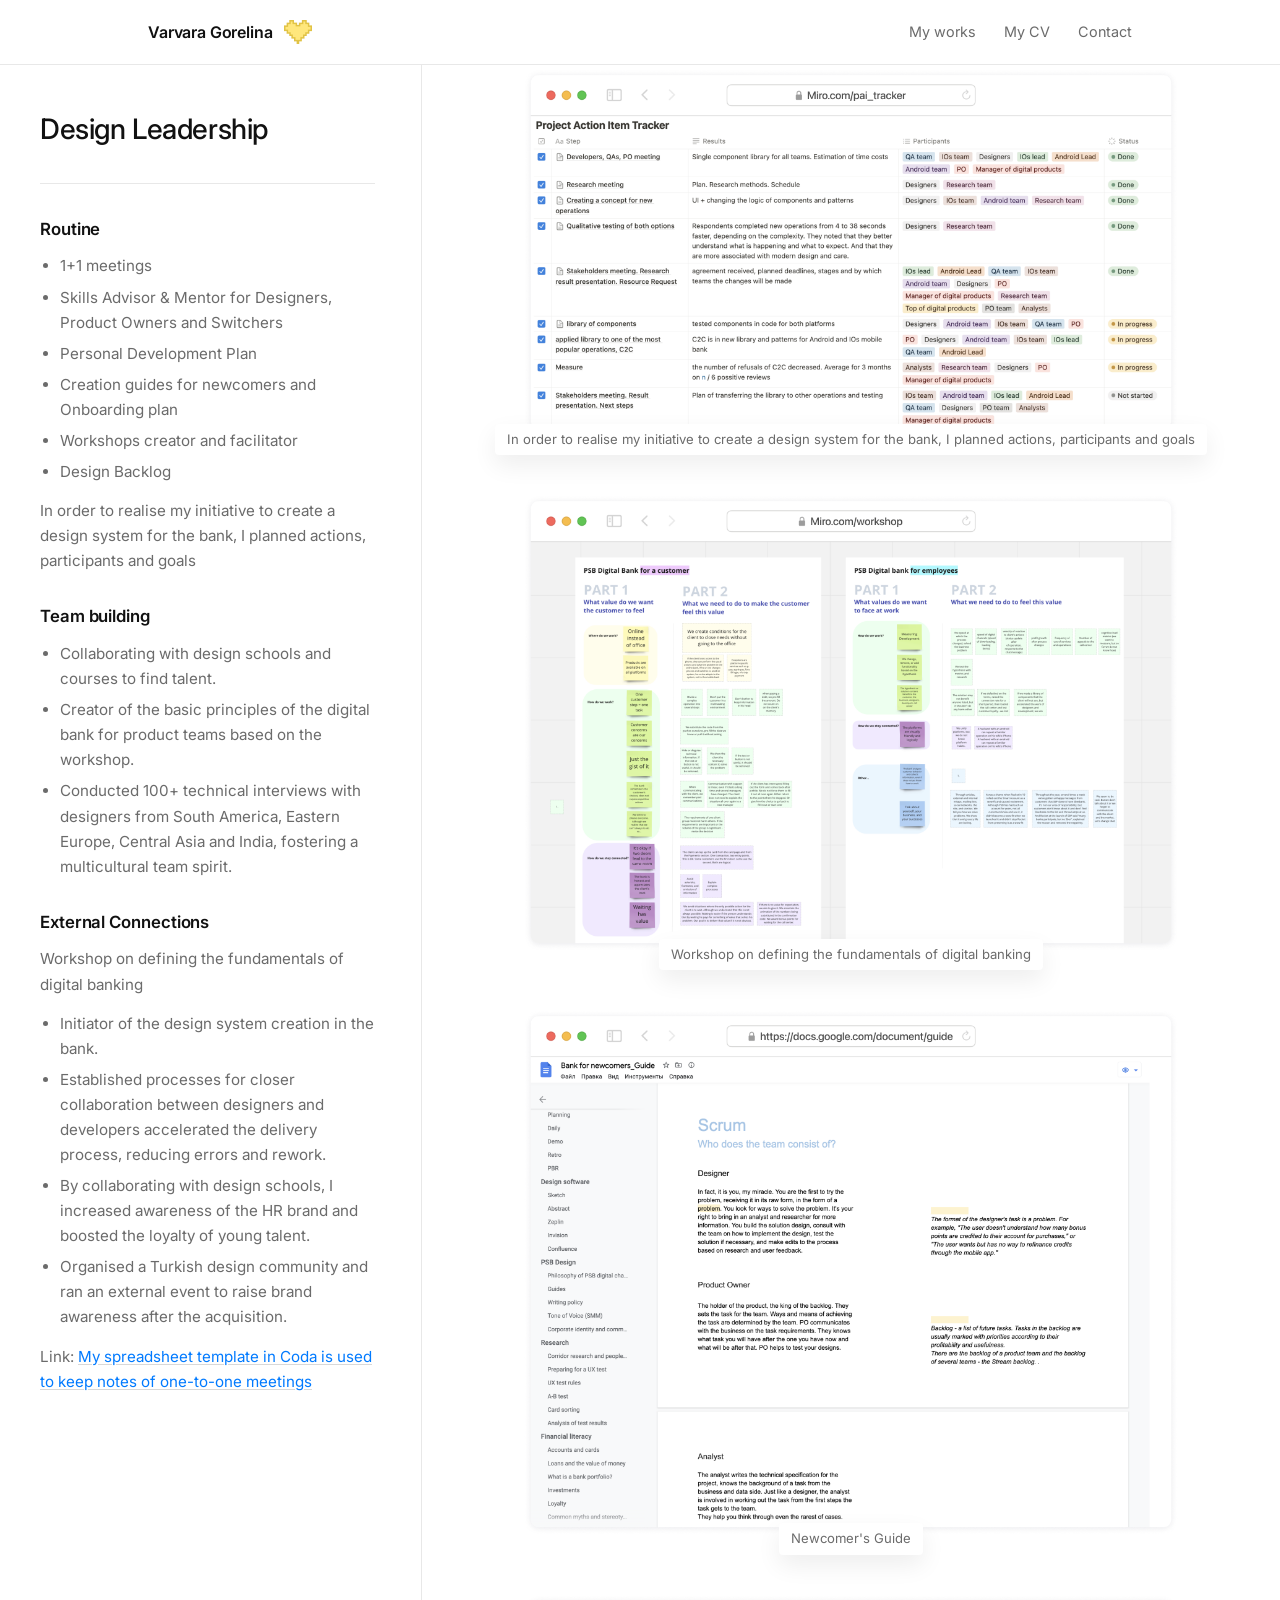
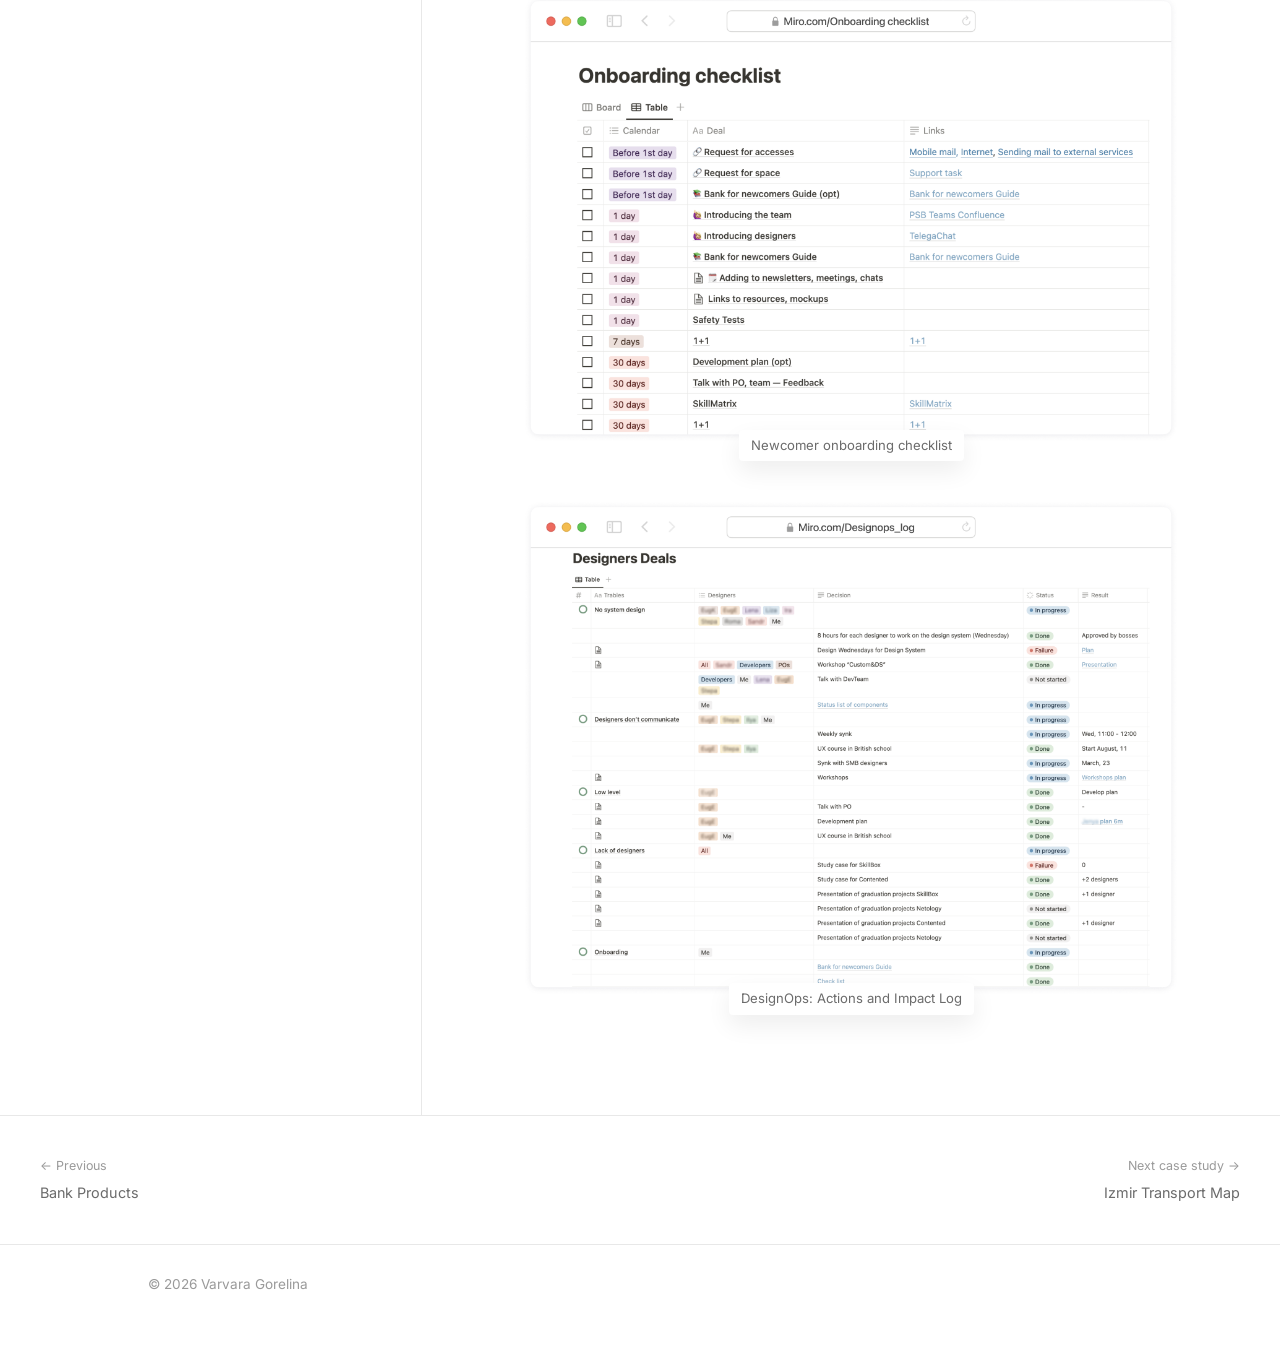
<file: design-leadership.html>
<!DOCTYPE html>
<html lang="ru">
<head>
<meta charset="UTF-8">
<meta name="viewport" content="width=device-width, initial-scale=1.0">
<title>Design Leadership — Varvara Gorelina</title>
<link rel="preconnect" href="https://fonts.googleapis.com">
<link href="https://fonts.googleapis.com/css2?family=Inter:wght@400;500;600;700&display=swap" rel="stylesheet">
<link rel="stylesheet" href="style.css">
<link rel="icon" type="image/png" href="images/fav.png">
</head>
<body>

<header class="site-header">
  <div class="wrap">
    <a href="index.html" class="logo">Varvara Gorelina <img src="images/fav.png" alt="" class="logo-mark"></a>
    <nav class="nav-links">
      <a href="index.html">My works</a>
      <a href="index.html#cv">My CV</a>
      <a href="index.html#contact">Contact</a>
    </nav>
  </div>
</header>

<div class="case-layout">

  <aside class="case-side">
    <div class="case-meta-block">
      <h1>Design Leadership</h1>
    </div>

    <h2>Routine</h2>
    <ul>
      <li>1+1 meetings</li>
      <li>Skills Advisor &amp; Mentor for Designers, Product Owners and Switchers</li>
      <li>Personal Development Plan</li>
      <li>Creation guides for newcomers and Onboarding plan</li>
      <li>Workshops creator and facilitator</li>
      <li>Design Backlog</li>
    </ul>
    <p>In order to realise my initiative to create a design system for the bank, I planned actions, participants and goals</p>

    <h2>Team building</h2>
    <ul>
      <li>Collaborating with design schools and courses to find talent.</li>
      <li>Creator of the basic principles of the digital bank for product teams based on the workshop.</li>
      <li>Сonducted 100+ technical interviews with designers from South America, Eastern Europe, Central Asia and India, fostering a multicultural team spirit.</li>
    </ul>

    <h2>External Connections</h2>
    <p>Workshop on defining the fundamentals of digital banking</p>
    <ul>
      <li>Initiator of the design system creation in the bank.</li>
      <li>Established processes for closer collaboration between designers and developers accelerated the delivery process, reducing errors and rework.</li>
      <li>By collaborating with design schools, I increased awareness of the HR brand and boosted the loyalty of young talent.</li>
      <li>Organised a Turkish design community and ran an external event to raise brand awareness after the acquisition.</li>
    </ul>

    <p>Link: <a href="https://docs.superhuman.com/@gorelina/design-talents" target="_blank" rel="noopener" style="color:#007AFF">My spreadsheet template in Coda is used to keep notes of one-to-one meetings</a></p>
  </aside>

  <div class="case-media gap-lg">

    <div class="shot-row-item">
      <img class="shot-img" style="--w:828" src="images/DL_01.png" alt="Design system initiative plan">
      <p class="shot-caption" style="--w:828">In order to realise my initiative to create a design system for the bank, I planned actions, participants and goals</p>
    </div>

    <div class="shot-row-item">
      <img class="shot-img" style="--w:828" src="images/DL_02.png" alt="Workshop on digital banking fundamentals">
      <p class="shot-caption" style="--w:828">Workshop on defining the fundamentals of digital banking</p>
    </div>

    <div class="shot-row-item">
      <img class="shot-img" style="--w:828" src="images/DL_03.png" alt="Newcomer's Guide">
      <p class="shot-caption" style="--w:828">Newcomer's Guide</p>
    </div>

    <div class="shot-row-item">
      <img class="shot-img" style="--w:828" src="images/DL_04.png" alt="Newcomer onboarding checklist">
      <p class="shot-caption" style="--w:828">Newcomer onboarding checklist</p>
    </div>

    <div class="shot-row-item">
      <img class="shot-img" style="--w:828" src="images/DL_05.png" alt="DesignOps: Actions and Impact Log">
      <p class="shot-caption" style="--w:828">DesignOps: Actions and Impact Log</p>
    </div>

  </div>
</div>

<div class="case-nav">
  <a href="bank-products.html"><span class="dir">← Previous</span>Bank Products</a>
  <a href="izmir-transport-map.html" style="text-align:right"><span class="dir">Next case study →</span>Izmir Transport Map</a>
</div>

<footer class="site-footer">
  <div class="wrap">
    <span>© 2026 Varvara Gorelina</span>
  </div>
</footer>

</body>
</html>
</file>
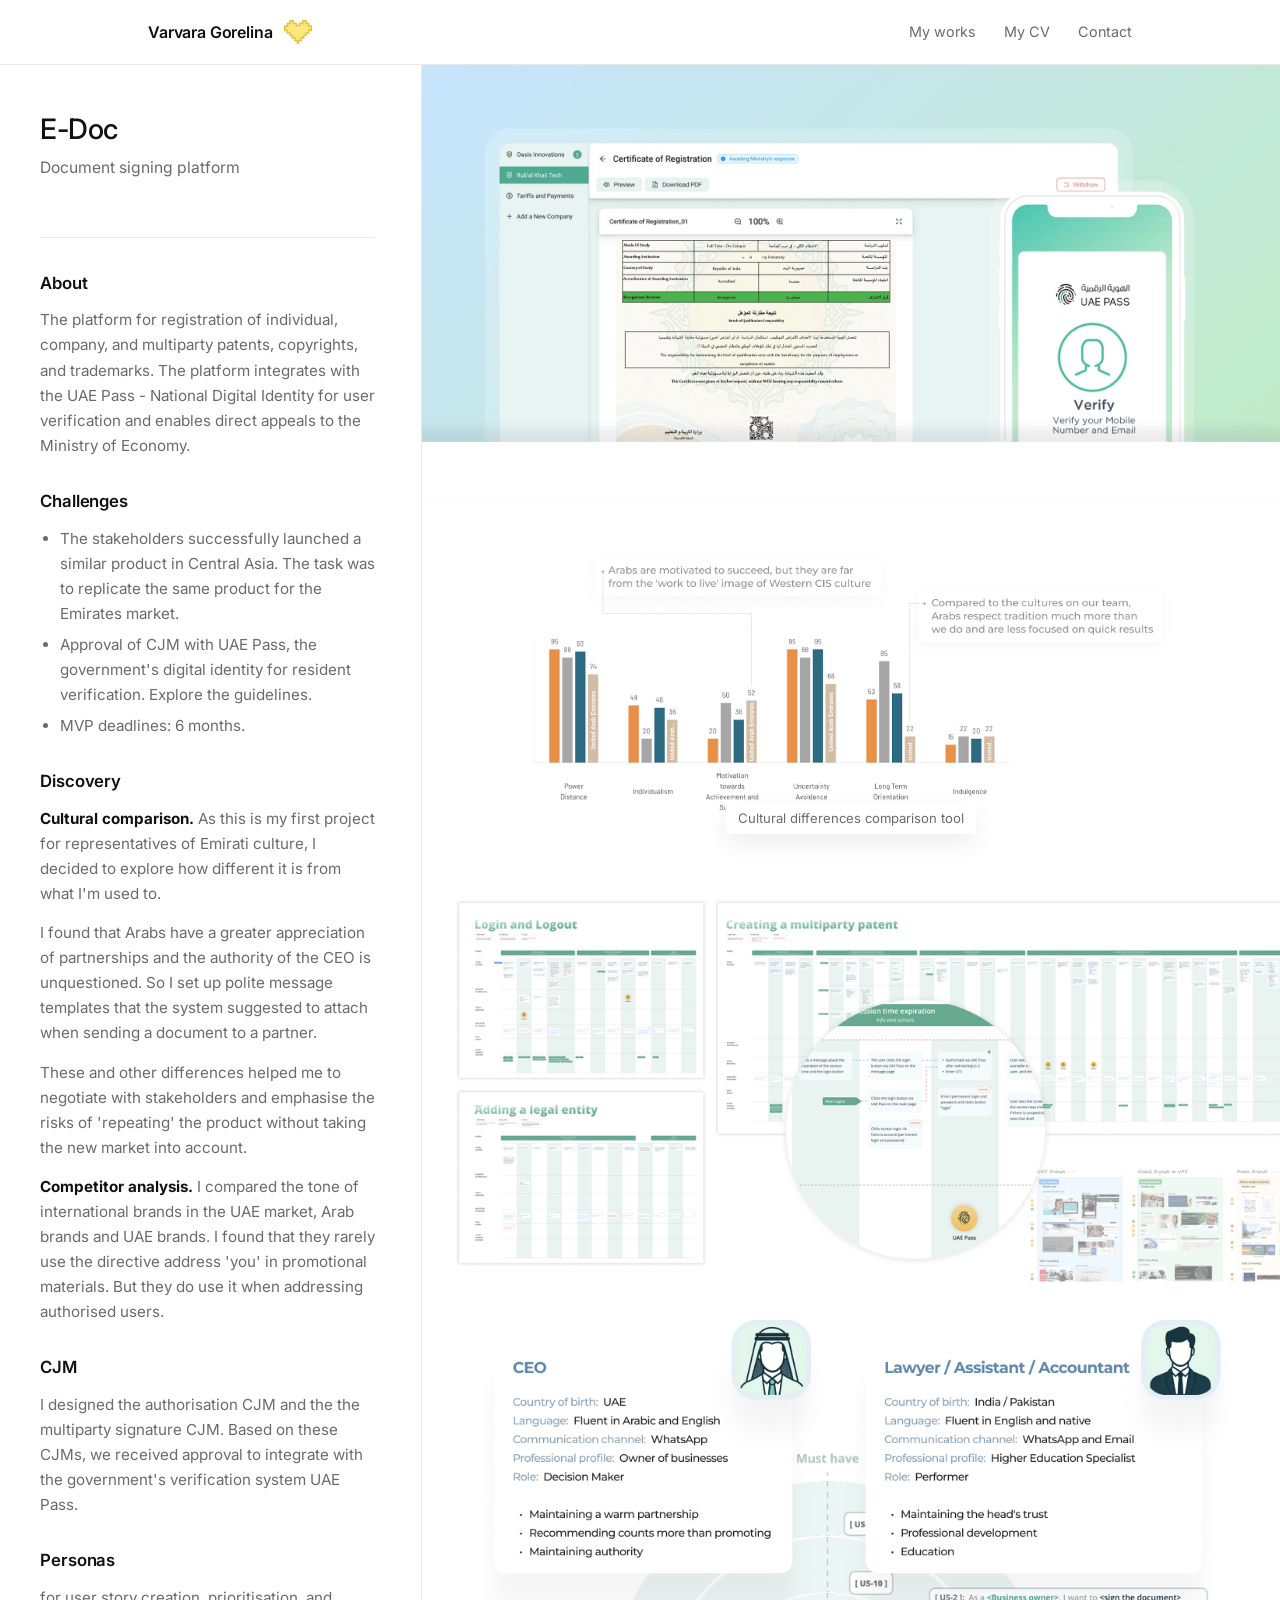
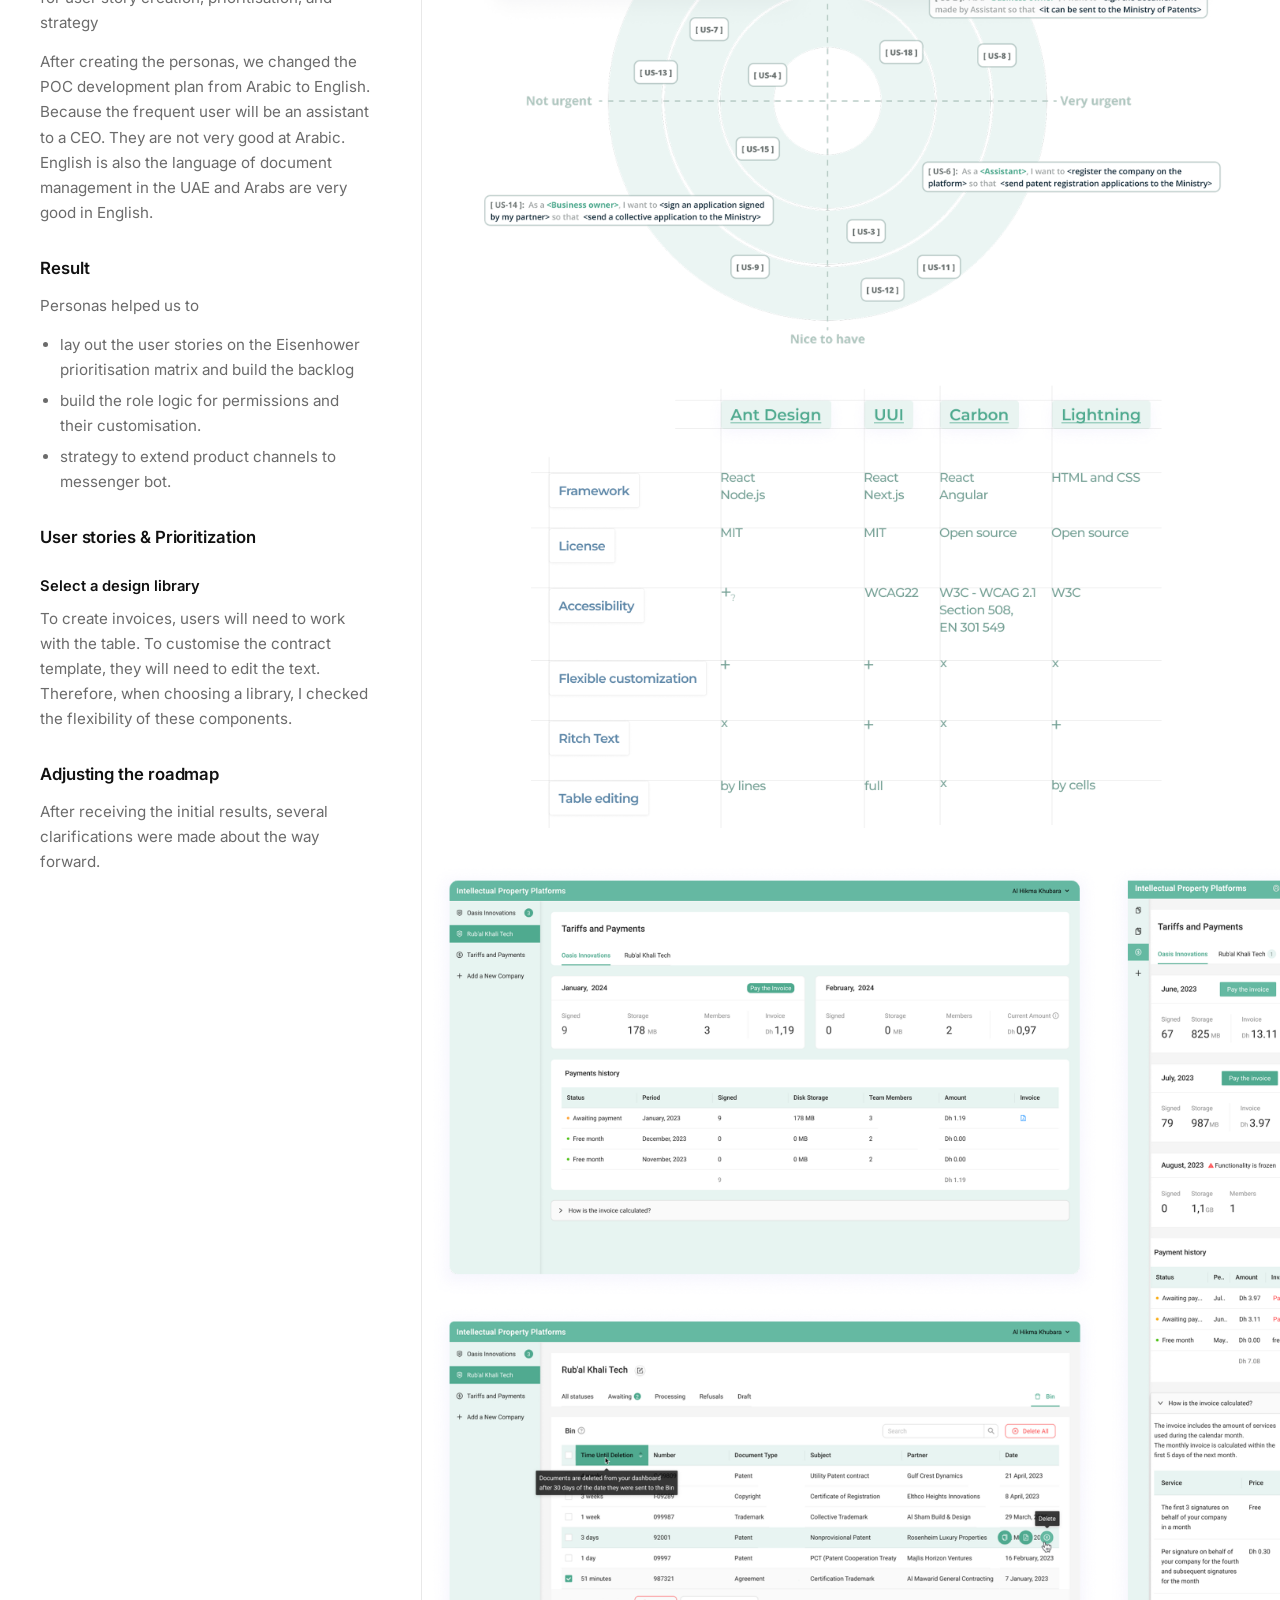
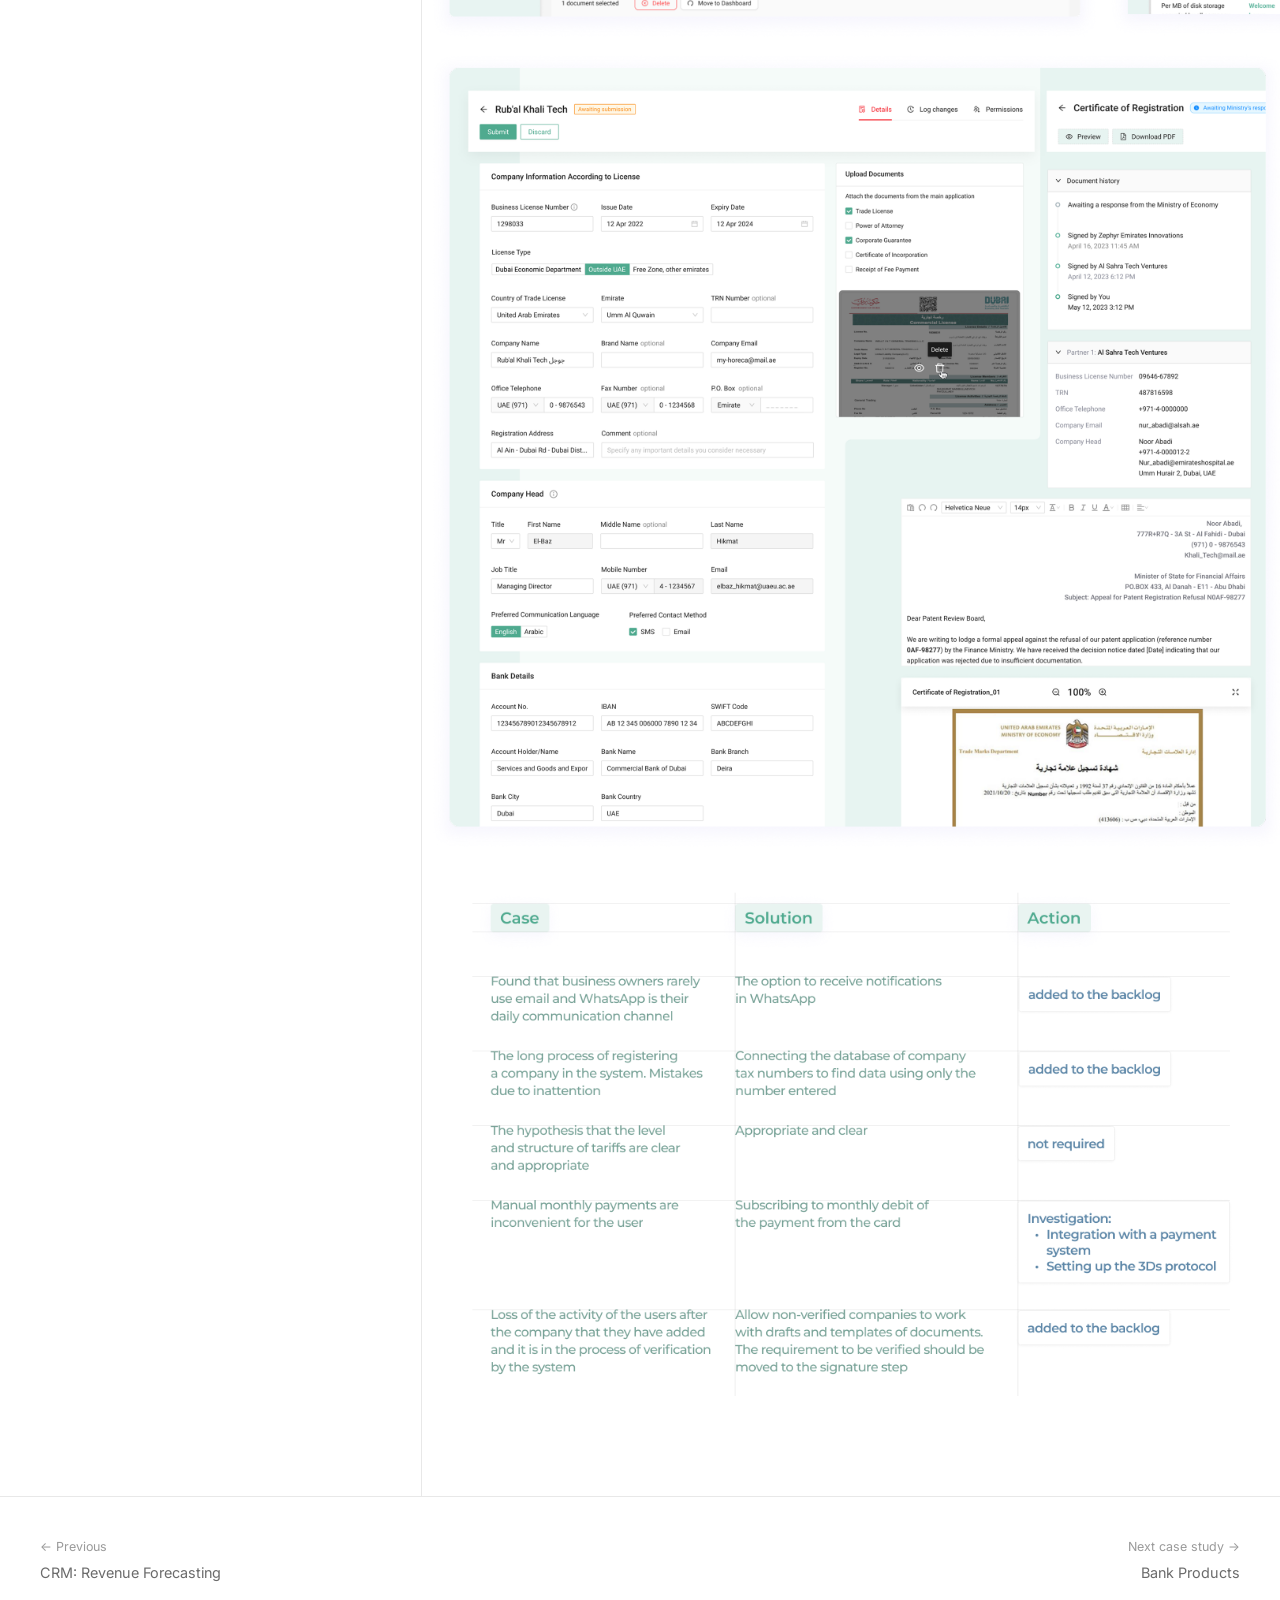
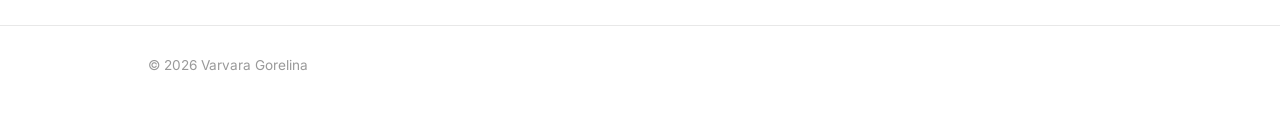
<file: e-doc.html>
<!DOCTYPE html>
<html lang="ru">
<head>
<meta charset="UTF-8">
<meta name="viewport" content="width=device-width, initial-scale=1.0">
<title>E-Doc — Varvara Gorelina</title>
<link rel="preconnect" href="https://fonts.googleapis.com">
<link href="https://fonts.googleapis.com/css2?family=Inter:wght@400;500;600;700&display=swap" rel="stylesheet">
<link rel="stylesheet" href="style.css">
<link rel="icon" type="image/png" href="images/fav.png">
</head>
<body>

<header class="site-header">
  <div class="wrap">
    <a href="index.html" class="logo">Varvara Gorelina <img src="images/fav.png" alt="" class="logo-mark"></a>
    <nav class="nav-links">
      <a href="index.html">My works</a>
      <a href="index.html#cv">My CV</a>
      <a href="index.html#contact">Contact</a>
    </nav>
  </div>
</header>

<div class="case-layout">

  <aside class="case-side">
    <div class="case-meta-block">
      <h1>E-Doc</h1>
      <p class="case-sub">Document signing platform</p>
    </div>

    <h2>About</h2>
    <p>The platform for registration of individual, company, and multiparty patents, copyrights, and trademarks. The platform integrates with the UAE Pass - National Digital Identity for user verification and enables direct appeals to the Ministry of Economy.</p>

    <h2>Challenges</h2>
    <ul>
      <li>The stakeholders successfully launched a similar product in Central Asia. The task was to replicate the same product for the Emirates market.</li>
      <li>Approval of CJM with UAE Pass, the government's digital identity for resident verification. Explore the guidelines.</li>
      <li>MVP deadlines: 6 months.</li>
    </ul>

    <h2>Discovery</h2>

    <p><strong>Cultural comparison.</strong> As this is my first project for representatives of Emirati culture, I decided to explore how different it is from what I'm used to.</p>
    <p>I found that Arabs have a greater appreciation of partnerships and the authority of the CEO is unquestioned. So I set up polite message templates that the system suggested to attach when sending a document to a partner.</p>
    <p>These and other differences helped me to negotiate with stakeholders and emphasise the risks of 'repeating' the product without taking the new market into account.</p>

    <p><strong>Competitor analysis.</strong> I compared the tone of international brands in the UAE market, Arab brands and UAE brands. I found that they rarely use the directive address 'you' in promotional materials. But they do use it when addressing authorised users.</p>

    <h2>CJM</h2>
    <p>I designed the authorisation CJM and the the multiparty signature CJM. Based on these CJMs, we received approval to integrate with the government's verification system UAE Pass.</p>

    <h2>Personas</h2>
    <p>for user story creation, prioritisation, and strategy</p>
    <p>After creating the personas, we changed the POC development plan from Arabic to English. Because the frequent user will be an assistant to a CEO. They are not very good at Arabic. English is also the language of document management in the UAE and Arabs are very good in English.</p>

    <h2>Result</h2>
    <p>Personas helped us to</p>
    <ul>
      <li>lay out the user stories on the Eisenhower prioritisation matrix and build the backlog</li>
      <li>build the role logic for permissions and their customisation.</li>
      <li>strategy to extend product channels to messenger bot.</li>
    </ul>

    <h2>User stories &amp; Prioritization</h2>
    <h3>Select a design library</h3>
    <p>To create invoices, users will need to work with the table. To customise the contract template, they will need to edit the text. Therefore, when choosing a library, I checked the flexibility of these components.</p>

    <h2>Adjusting the roadmap</h2>
    <p>After receiving the initial results, several clarifications were made about the way forward.</p>
  </aside>

  <div class="case-media gap-lg">

    <img class="shot-img full-bleed" style="--w:1600" src="images/ED_01.png" alt="E-Doc overview">

    <div class="shot-row-item">
      <img class="shot-img" style="--w:830" src="images/ED_02.png" alt="Cultural differences comparison tool">
      <p class="shot-caption" style="--w:830">Cultural differences comparison tool</p>
    </div>

    <img class="shot-img align-right" style="--w:1167" src="images/ED_03.png" alt="Competitor tone analysis">

    <img class="shot-img" style="--w:981" src="images/ED_04.png" alt="Personas">

    <img class="shot-img" style="--w:800" src="images/ED_05.png" alt="Design library selection">

    <img class="shot-img align-right" style="--w:1064" src="images/ED_06.png" alt="Prototyping and UI tests">

    <img class="shot-img" style="--w:954" src="images/ED_07.png" alt="Roadmap adjustments">

  </div>
</div>

<div class="case-nav">
  <a href="crm-revenue-forecasting.html"><span class="dir">← Previous</span>CRM: Revenue Forecasting</a>
  <a href="bank-products.html" style="text-align:right"><span class="dir">Next case study →</span>Bank Products</a>
</div>

<footer class="site-footer">
  <div class="wrap">
    <span>© 2026 Varvara Gorelina</span>
  </div>
</footer>

</body>
</html>
</file>
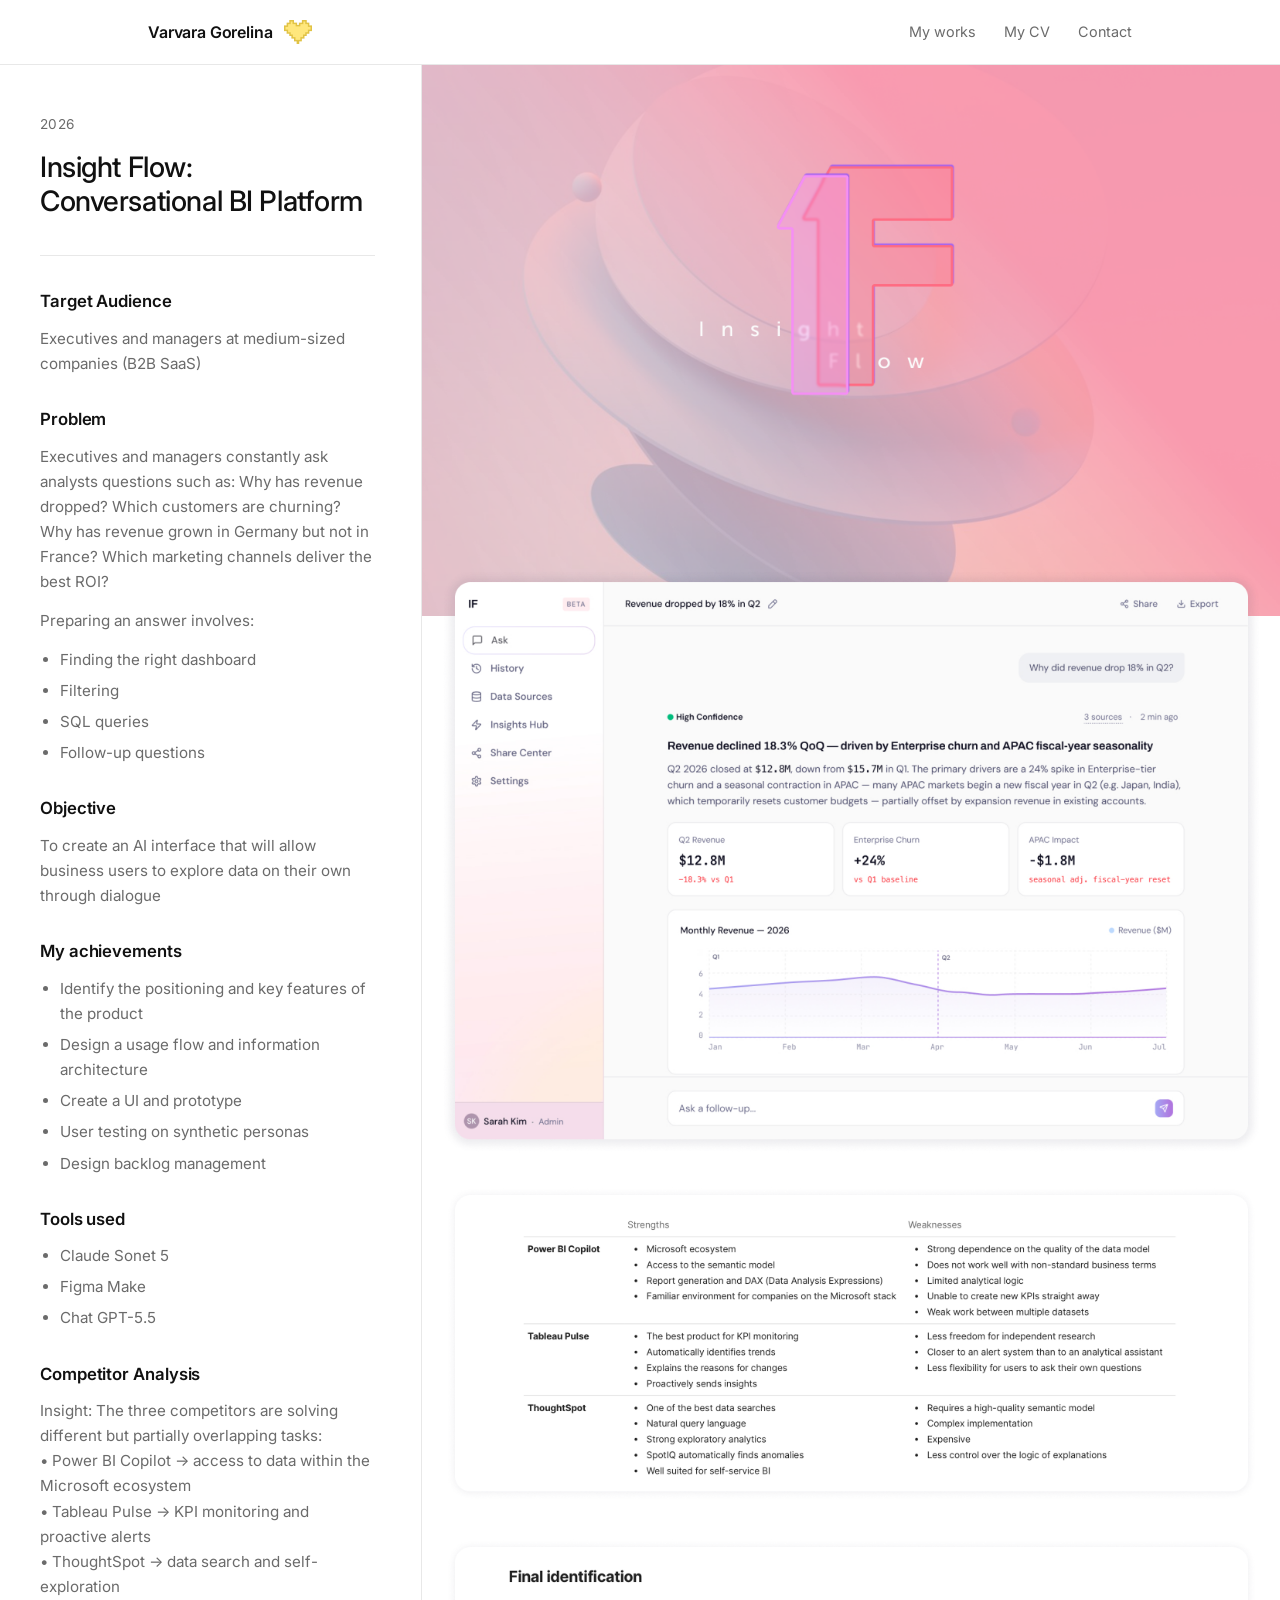
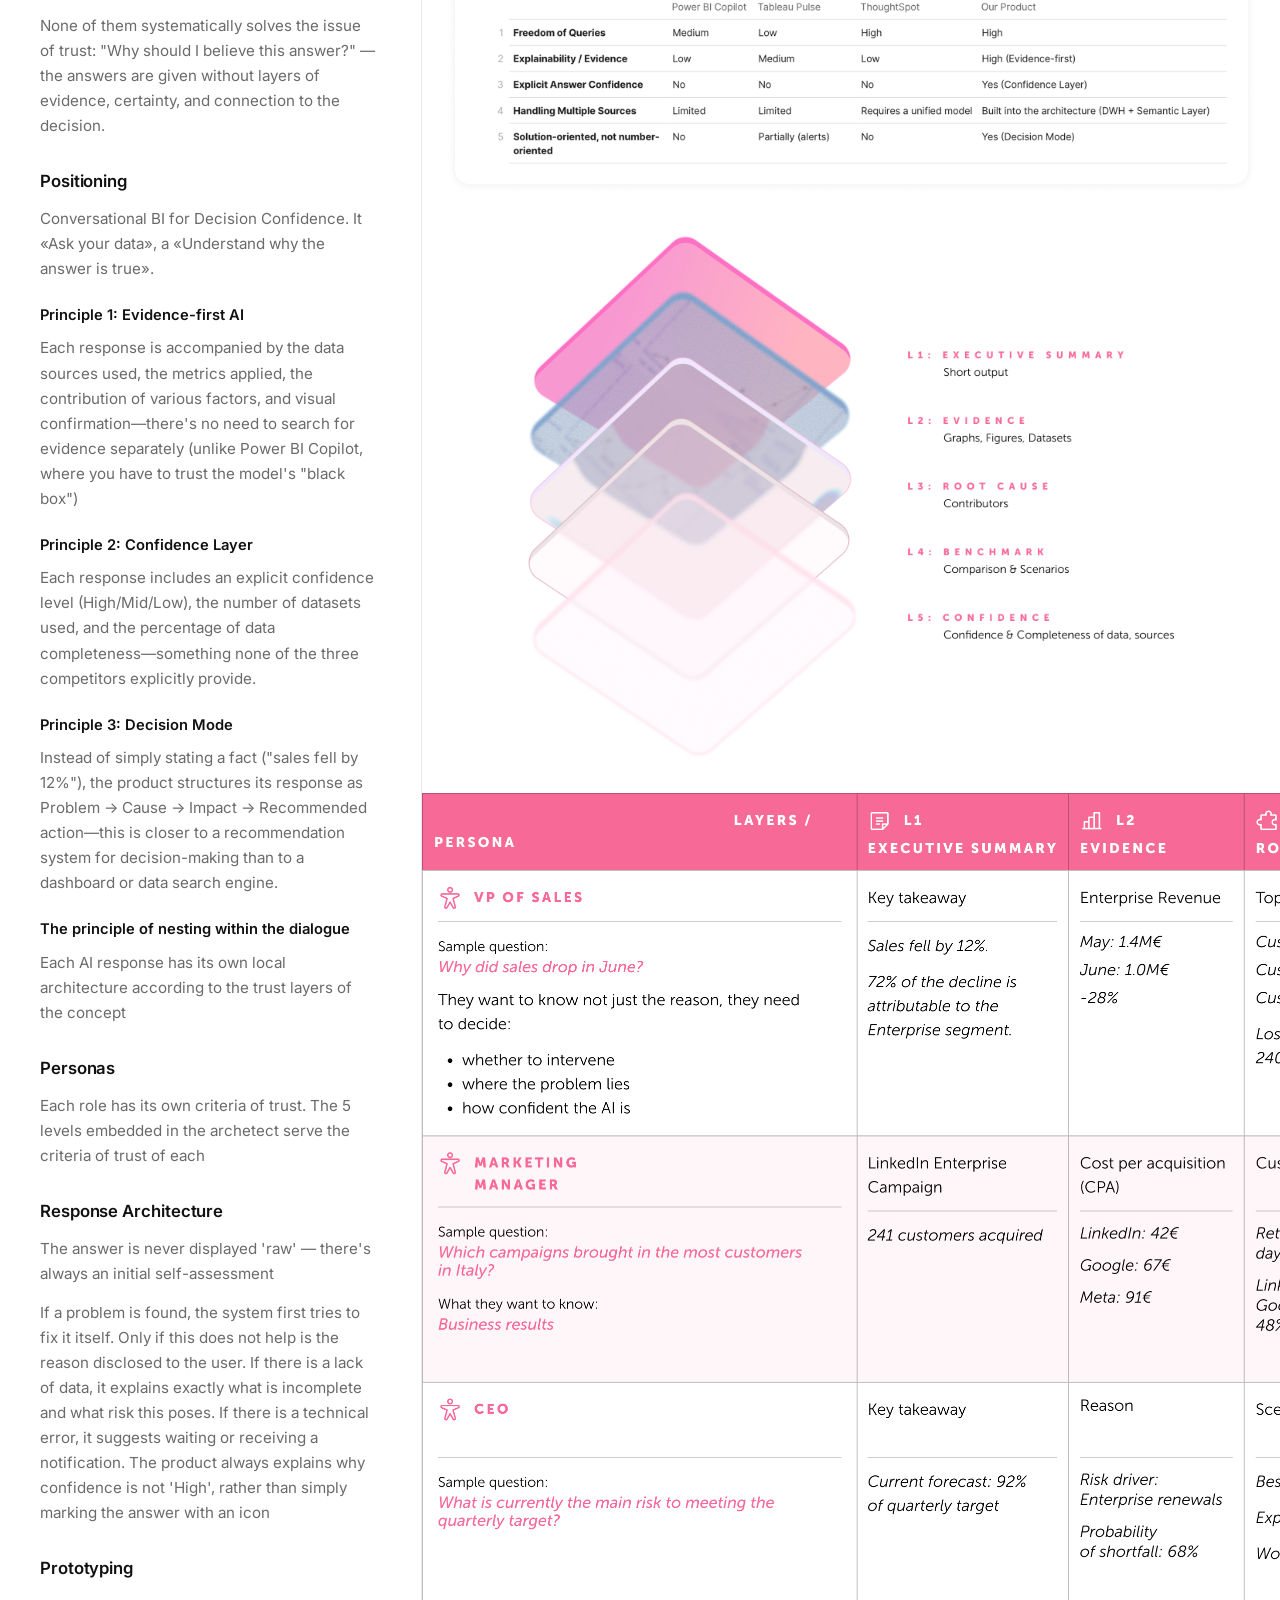
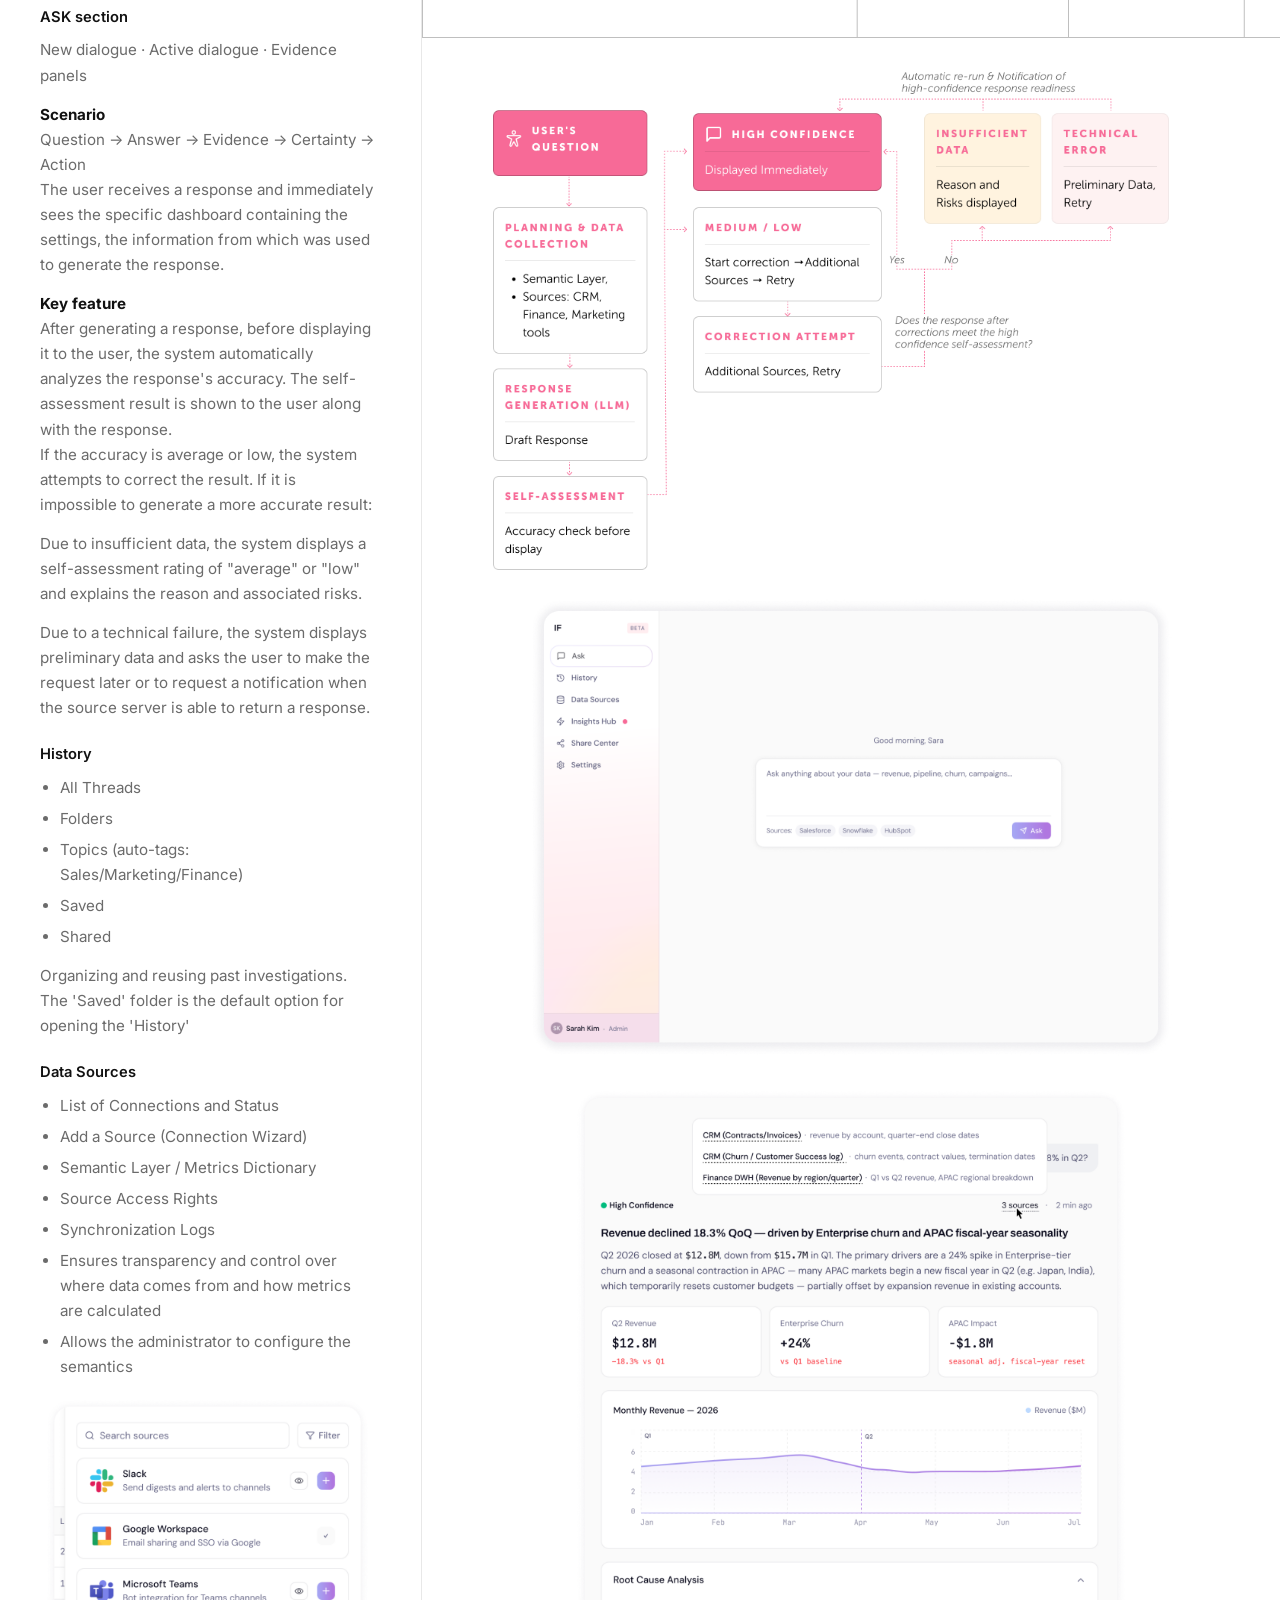
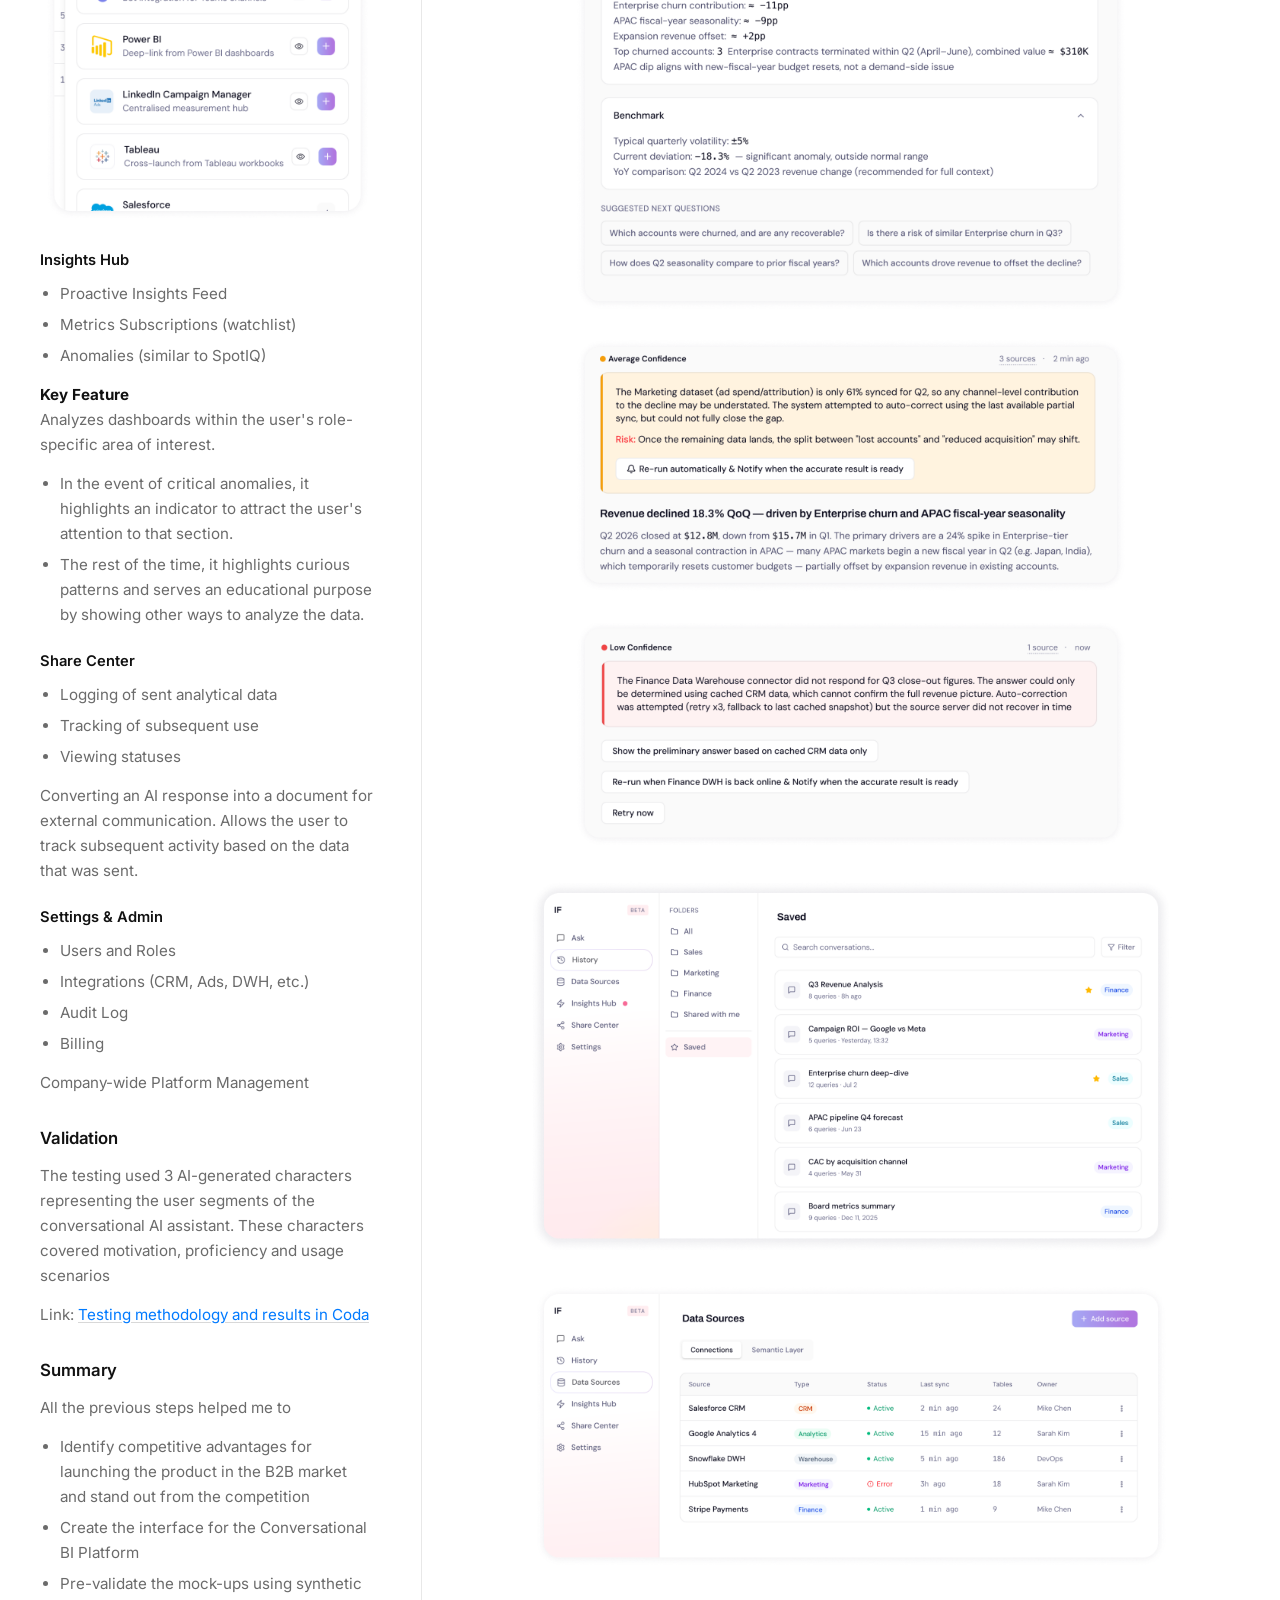
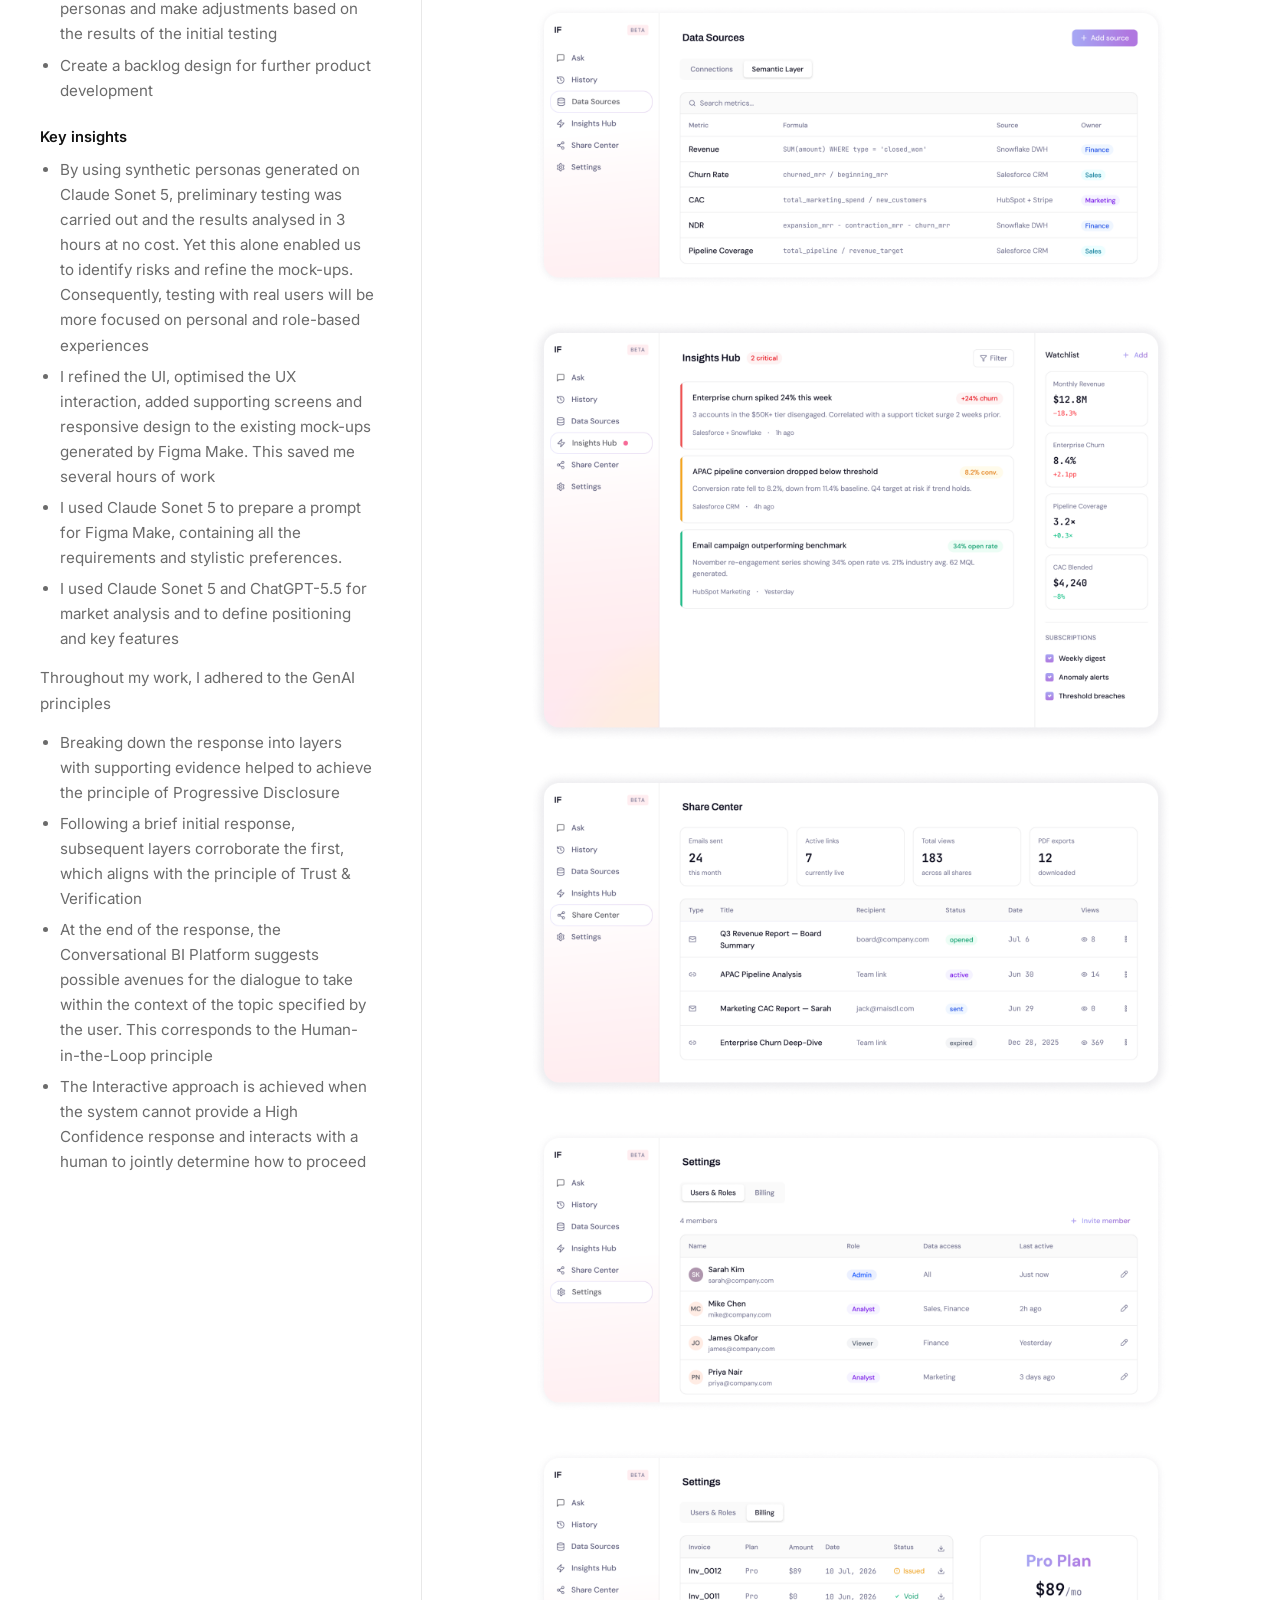
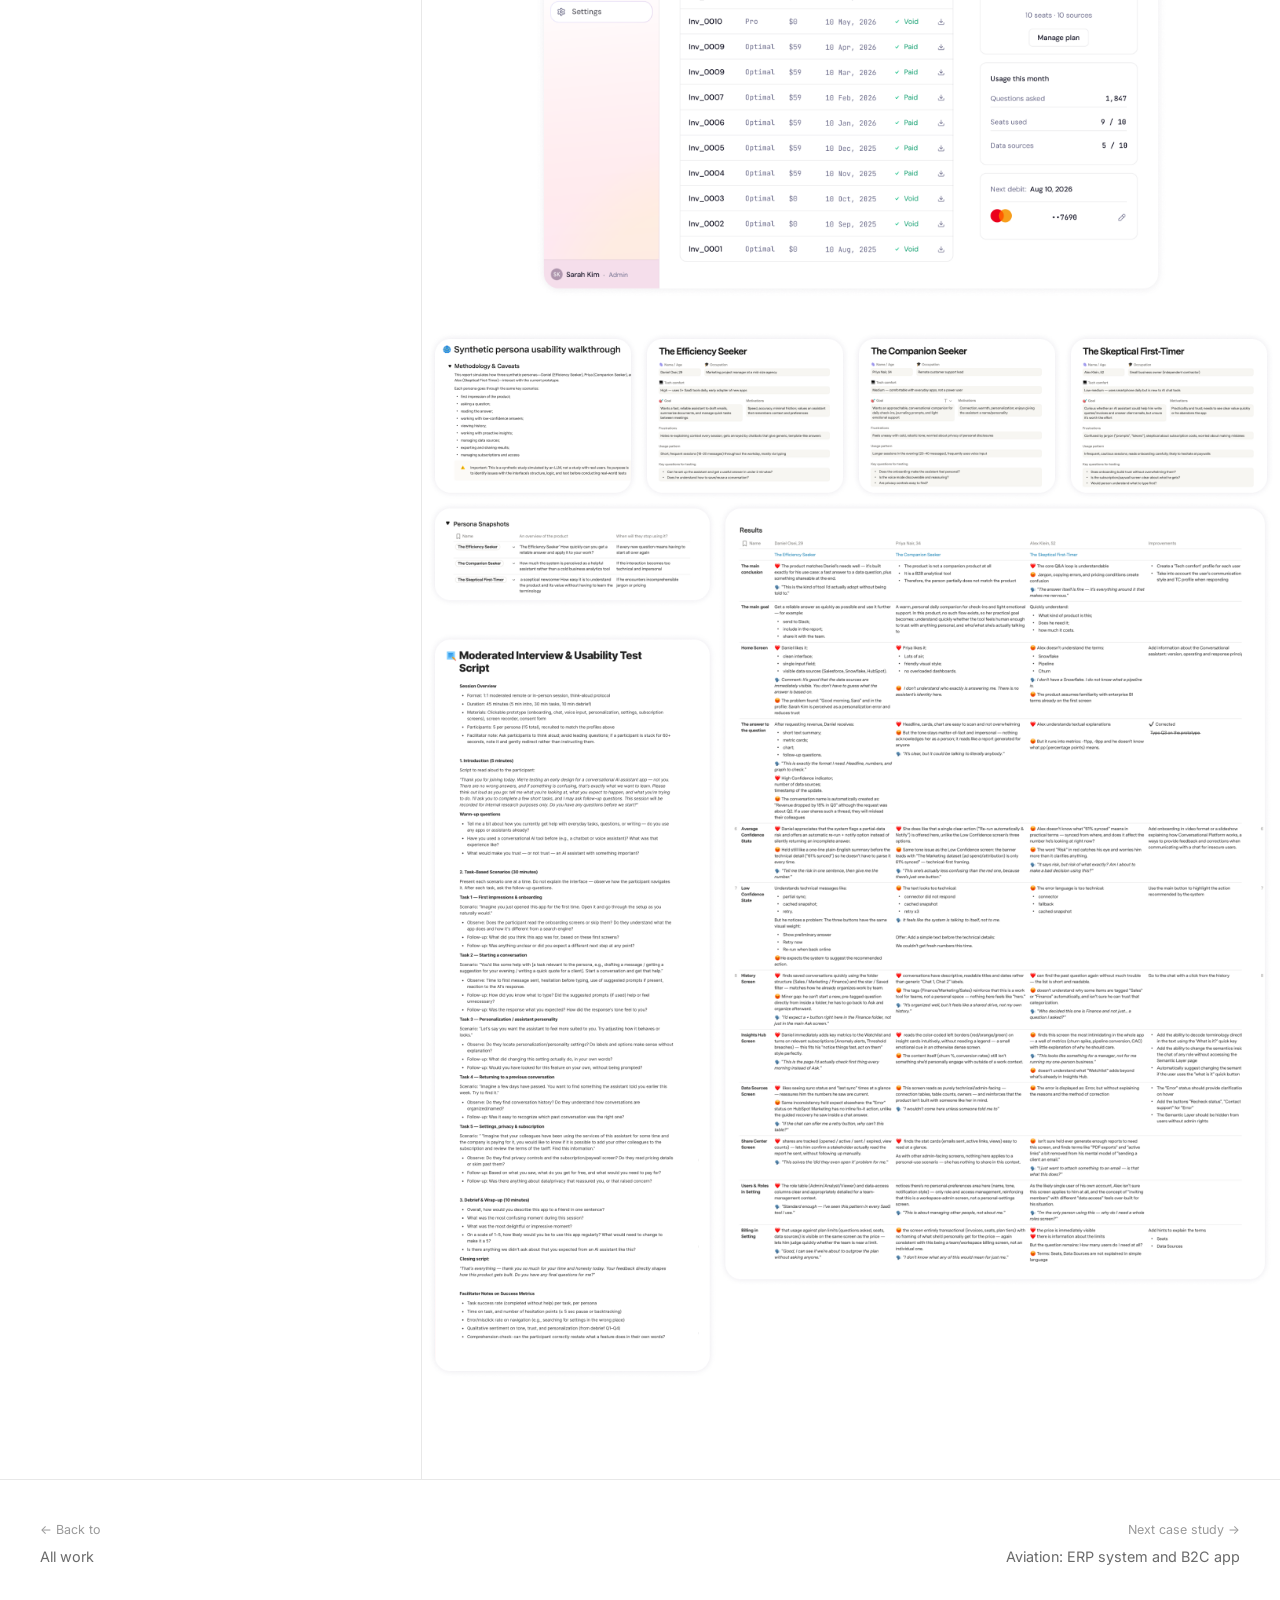
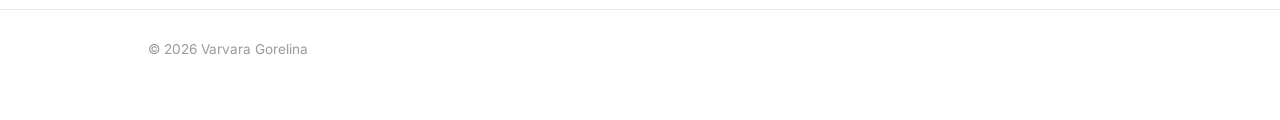
<file: insight-flow.html>
<!DOCTYPE html>
<html lang="ru">
<head>
<meta charset="UTF-8">
<meta name="viewport" content="width=device-width, initial-scale=1.0">
<title>Insight Flow: Conversational BI Platform — Varvara Gorelina</title>
<link rel="preconnect" href="https://fonts.googleapis.com">
<link href="https://fonts.googleapis.com/css2?family=Inter:wght@400;500;600;700&display=swap" rel="stylesheet">
<link rel="stylesheet" href="style.css">
<link rel="icon" type="image/png" href="images/fav.png">
</head>
<body>

<header class="site-header">
  <div class="wrap">
    <a href="index.html" class="logo">Varvara Gorelina <img src="images/fav.png" alt="" class="logo-mark"></a>
    <nav class="nav-links">
      <a href="index.html">My works</a>
      <a href="index.html#cv">My CV</a>
      <a href="index.html#contact">Contact</a>
    </nav>
  </div>
</header>

<div class="case-layout">

  <aside class="case-side">
    <div class="case-meta-block">
      <span class="eyebrow">2026</span>
      <h1>Insight Flow: Conversational BI Platform</h1>
    </div>

    <h2>Target Audience</h2>
    <p>Executives and managers at medium-sized companies (B2B SaaS)</p>

    <h2>Problem</h2>
    <p>Executives and managers constantly ask analysts questions such as: Why has revenue dropped? Which customers are churning? Why has revenue grown in Germany but not in France? Which marketing channels deliver the best ROI?</p>
    <p>Preparing an answer involves:</p>
    <ul>
      <li>Finding the right dashboard</li>
      <li>Filtering</li>
      <li>SQL queries</li>
      <li>Follow-up questions</li>
    </ul>

    <h2>Objective</h2>
    <p>To create an AI interface that will allow business users to explore data on their own through dialogue</p>

    <h2>My achievements</h2>
    <ul>
      <li>Identify the positioning and key features of the product</li>
      <li>Design a usage flow and information architecture</li>
      <li>Create a UI and prototype</li>
      <li>User testing on synthetic personas</li>
      <li>Design backlog management</li>
    </ul>

    <h2>Tools used</h2>
    <ul>
      <li>Claude Sonet 5</li>
      <li>Figma Make</li>
      <li>Chat GPT-5.5</li>
    </ul>

    <h2>Competitor Analysis</h2>
    <p>Insight: The three competitors are solving different but partially overlapping tasks:<br>
    • Power BI Copilot → access to data within the Microsoft ecosystem<br>
    • Tableau Pulse → KPI monitoring and proactive alerts<br>
    • ThoughtSpot → data search and self-exploration</p>
    <p>None of them systematically solves the issue of trust: "Why should I believe this answer?" — the answers are given without layers of evidence, certainty, and connection to the decision.</p>

    <h2>Positioning</h2>
    <p>Conversational BI for Decision Confidence. It «Ask your data», а «Understand why the answer is true».</p>

    <h3>Principle 1: Evidence-first AI</h3>
    <p>Each response is accompanied by the data sources used, the metrics applied, the contribution of various factors, and visual confirmation—there's no need to search for evidence separately (unlike Power BI Copilot, where you have to trust the model's "black box")</p>

    <h3>Principle 2: Confidence Layer</h3>
    <p>Each response includes an explicit confidence level (High/Mid/Low), the number of datasets used, and the percentage of data completeness—something none of the three competitors explicitly provide.</p>

    <h3>Principle 3: Decision Mode</h3>
    <p>Instead of simply stating a fact ("sales fell by 12%"), the product structures its response as Problem → Cause → Impact → Recommended action—this is closer to a recommendation system for decision-making than to a dashboard or data search engine.</p>

    <h3>The principle of nesting within the dialogue</h3>
    <p>Each AI response has its own local architecture according to the trust layers of the concept</p>

    <h2>Personas</h2>
    <p>Each role has its own criteria of trust. The 5 levels embedded in the archetect serve the criteria of trust of each</p>

    <h2>Response Architecture</h2>
    <p>The answer is never displayed 'raw' — there's always an initial self-assessment</p>
    <p>If a problem is found, the system first tries to fix it itself. Only if this does not help is the reason disclosed to the user. If there is a lack of data, it explains exactly what is incomplete and what risk this poses. If there is a technical error, it suggests waiting or receiving a notification. The product always explains why confidence is not 'High', rather than simply marking the answer with an icon</p>

    <h2>Prototyping</h2>
    <h3>ASK section</h3>
    <p>New dialogue · Active dialogue · Evidence panels</p>
    <p><strong>Scenario</strong><br>
    Question → Answer → Evidence → Certainty → Action<br>
    The user receives a response and immediately sees the specific dashboard containing the settings, the information from which was used to generate the response.</p>
    <p><strong>Key feature</strong><br>
    After generating a response, before displaying it to the user, the system automatically analyzes the response's accuracy. The self-assessment result is shown to the user along with the response.<br>
    If the accuracy is average or low, the system attempts to correct the result. If it is impossible to generate a more accurate result:</p>
    <p>Due to insufficient data, the system displays a self-assessment rating of "average" or "low" and explains the reason and associated risks.</p>
    <p>Due to a technical failure, the system displays preliminary data and asks the user to make the request later or to request a notification when the source server is able to return a response.</p>

    <h3>History</h3>
    <ul>
      <li>All Threads</li>
      <li>Folders</li>
      <li>Topics (auto-tags: Sales/Marketing/Finance)</li>
      <li>Saved</li>
      <li>Shared</li>
    </ul>
    <p>Organizing and reusing past investigations. The 'Saved' folder is the default option for opening the 'History'</p>

    <h3>Data Sources</h3>
    <ul>
      <li>List of Connections and Status</li>
      <li>Add a Source (Connection Wizard)</li>
      <li>Semantic Layer / Metrics Dictionary</li>
      <li>Source Access Rights</li>
      <li>Synchronization Logs</li>
      <li>Ensures transparency and control over where data comes from and how metrics are calculated</li>
      <li>Allows the administrator to configure the semantics</li>
    </ul>
    <img src="images/IF_13.png" alt="Data Sources — semantic layer" style="width:100%;height:auto;margin:12px 0 20px;">

    <h3>Insights Hub</h3>
    <ul>
      <li>Proactive Insights Feed</li>
      <li>Metrics Subscriptions (watchlist)</li>
      <li>Anomalies (similar to SpotIQ)</li>
    </ul>
    <p><strong>Key Feature</strong><br>
    Analyzes dashboards within the user's role-specific area of interest.</p>
    <ul>
      <li>In the event of critical anomalies, it highlights an indicator to attract the user's attention to that section.</li>
      <li>The rest of the time, it highlights curious patterns and serves an educational purpose by showing other ways to analyze the data.</li>
    </ul>

    <h3>Share Center</h3>
    <ul>
      <li>Logging of sent analytical data</li>
      <li>Tracking of subsequent use</li>
      <li>Viewing statuses</li>
    </ul>
    <p>Converting an AI response into a document for external communication. Allows the user to track subsequent activity based on the data that was sent.</p>

    <h3>Settings &amp; Admin</h3>
    <ul>
      <li>Users and Roles</li>
      <li>Integrations (CRM, Ads, DWH, etc.)</li>
      <li>Audit Log</li>
      <li>Billing</li>
    </ul>
    <p>Company-wide Platform Management</p>

    <h2>Validation</h2>
    <p>The testing used 3 AI-generated characters representing the user segments of the conversational AI assistant. These characters covered motivation, proficiency and usage scenarios</p>
    <p>Link: <a href="https://docs.superhuman.com/d/_dNgdqgS-WPt/Synthetic-persona-usability-walkthrough_sueEpLjs" target="_blank" rel="noopener" style="color:#007AFF">Testing methodology and results in Coda</a></p>

    <h2>Summary</h2>
    <p>All the previous steps helped me to</p>
    <ul>
      <li>Identify competitive advantages for launching the product in the B2B market and stand out from the competition</li>
      <li>Create the interface for the Conversational BI Platform</li>
      <li>Pre-validate the mock-ups using synthetic personas and make adjustments based on the results of the initial testing</li>
      <li>Create a backlog design for further product development</li>
    </ul>

    <h3>Key insights</h3>
    <ul>
      <li>By using synthetic personas generated on Claude Sonet 5, preliminary testing was carried out and the results analysed in 3 hours at no cost. Yet this alone enabled us to identify risks and refine the mock-ups. Consequently, testing with real users will be more focused on personal and role-based experiences</li>
      <li>I refined the UI, optimised the UX interaction, added supporting screens and responsive design to the existing mock-ups generated by Figma Make. This saved me several hours of work</li>
      <li>I used Claude Sonet 5 to prepare a prompt for Figma Make, containing all the requirements and stylistic preferences.</li>
      <li>I used Claude Sonet 5 and ChatGPT-5.5 for market analysis and to define positioning and key features</li>
    </ul>

    <p>Throughout my work, I adhered to the GenAI principles</p>
    <ul>
      <li>Breaking down the response into layers with supporting evidence helped to achieve the principle of Progressive Disclosure</li>
      <li>Following a brief initial response, subsequent layers corroborate the first, which aligns with the principle of Trust &amp; Verification</li>
      <li>At the end of the response, the Conversational BI Platform suggests possible avenues for the dialogue to take within the context of the topic specified by the user. This corresponds to the Human-in-the-Loop principle</li>
      <li>The Interactive approach is achieved when the system cannot provide a High Confidence response and interacts with a human to jointly determine how to proceed</li>
    </ul>
  </aside>

  <div class="case-media">

    <img class="shot-img full-bleed" style="--w:1600" src="images/IF_Cover.png" alt="Insight Flow — title image">

    <img class="shot-img" style="--w:1026; margin-top:-5.85vw" src="images/IF_1.png" alt="Insight Flow — product overview">

    <img class="shot-img" style="--w:1026" src="images/IF_2.png" alt="Competitor analysis">

    <img class="shot-img" style="--w:1026" src="images/IF_3.png" alt="Positioning">

    <img class="shot-img" style="--w:835" src="images/IF_4.png" alt="Positioning principles">

    <div class="shot-scroll-wrap">
      <img src="images/IF_5.png" alt="Personas trust-layer matrix" style="width:1526px;">
    </div>

    <img class="shot-img" style="--w:918" src="images/IF_6.png" alt="Response architecture">

    <img class="shot-img" style="--w:802" src="images/IF_7.png" alt="ASK section prototype">

    <img class="shot-img" style="--w:700" src="images/IF_8.png" alt="ASK section — full scroll">

    <img class="shot-img" style="--w:802" src="images/IF_9.png" alt="History">

    <img class="shot-img" style="--w:802" src="images/IF_10.png" alt="Data Sources">

    <img class="shot-img" style="--w:802" src="images/IF_11.png" alt="Data Sources — connection wizard">

    <img class="shot-img" style="--w:802" src="images/IF_12.png" alt="Insights Hub">

    <img class="shot-img" style="--w:802" src="images/IF_14.png" alt="Share Center">

    <img class="shot-img" style="--w:802" src="images/IF_15.png" alt="Settings &amp; Admin">

    <img class="shot-img" style="--w:802" src="images/IF_16.png" alt="Settings &amp; Admin — users and roles">

    <img class="shot-img" style="--w:1060" src="images/IF_17.png" alt="Validation with synthetic personas">

  </div>
</div>

<div class="case-nav">
  <a href="index.html"><span class="dir">← Back to</span>All work</a>
  <a href="aviation.html" style="text-align:right"><span class="dir">Next case study →</span>Aviation: ERP system and B2C app</a>
</div>

<footer class="site-footer">
  <div class="wrap">
    <span>© 2026 Varvara Gorelina</span>
  </div>
</footer>

</body>
</html>
</file>
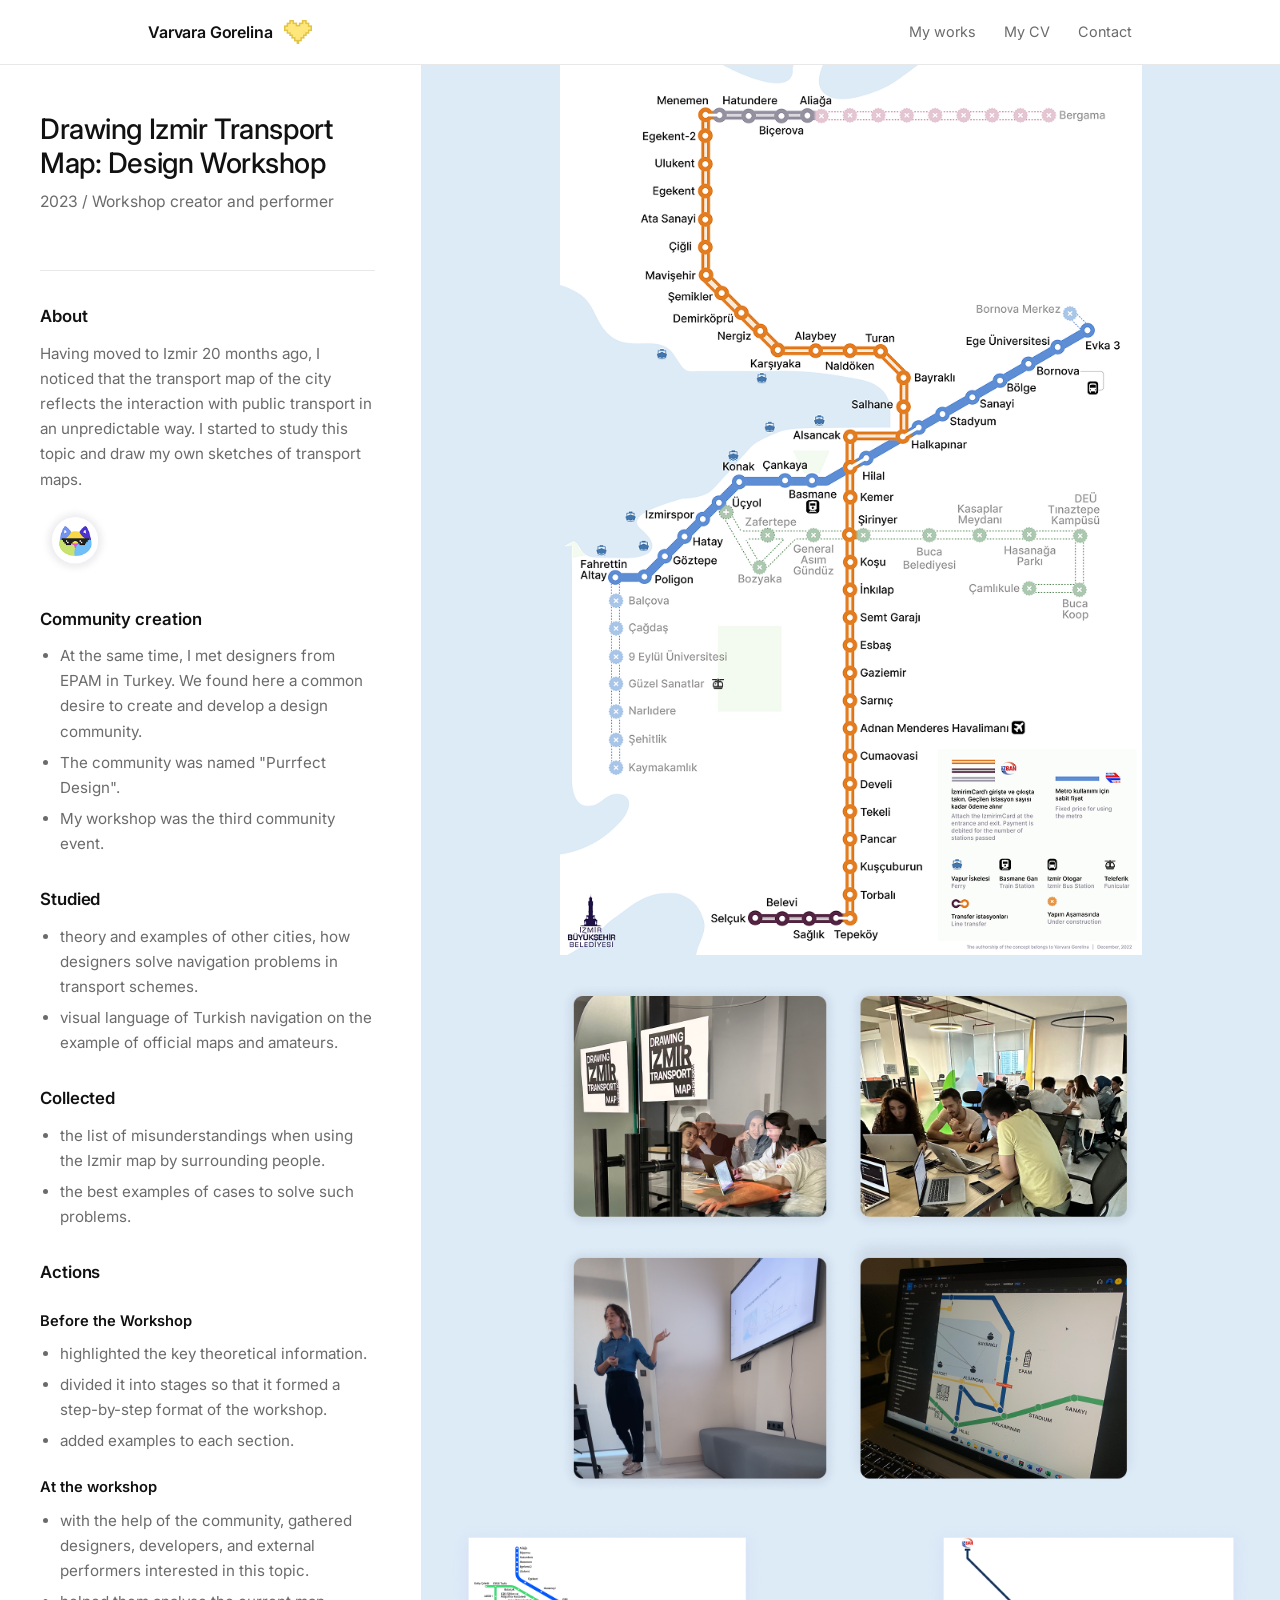
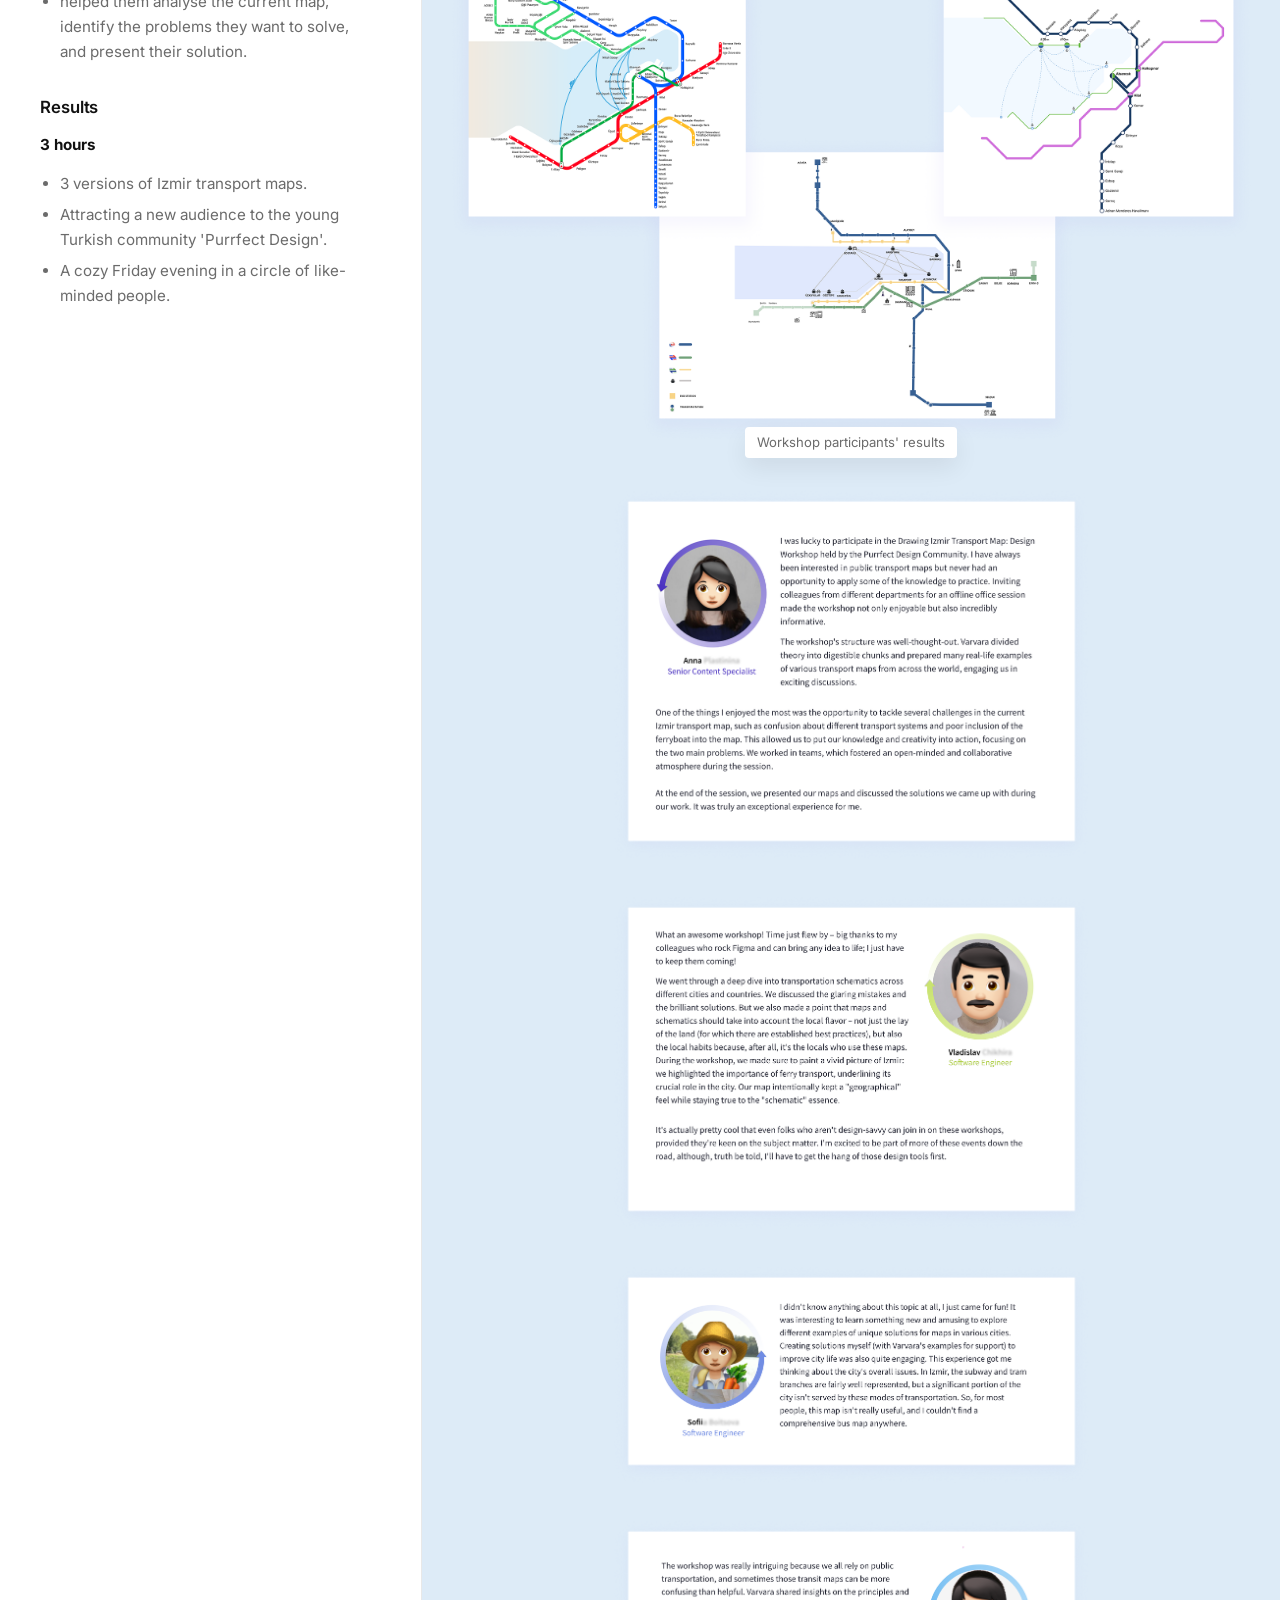
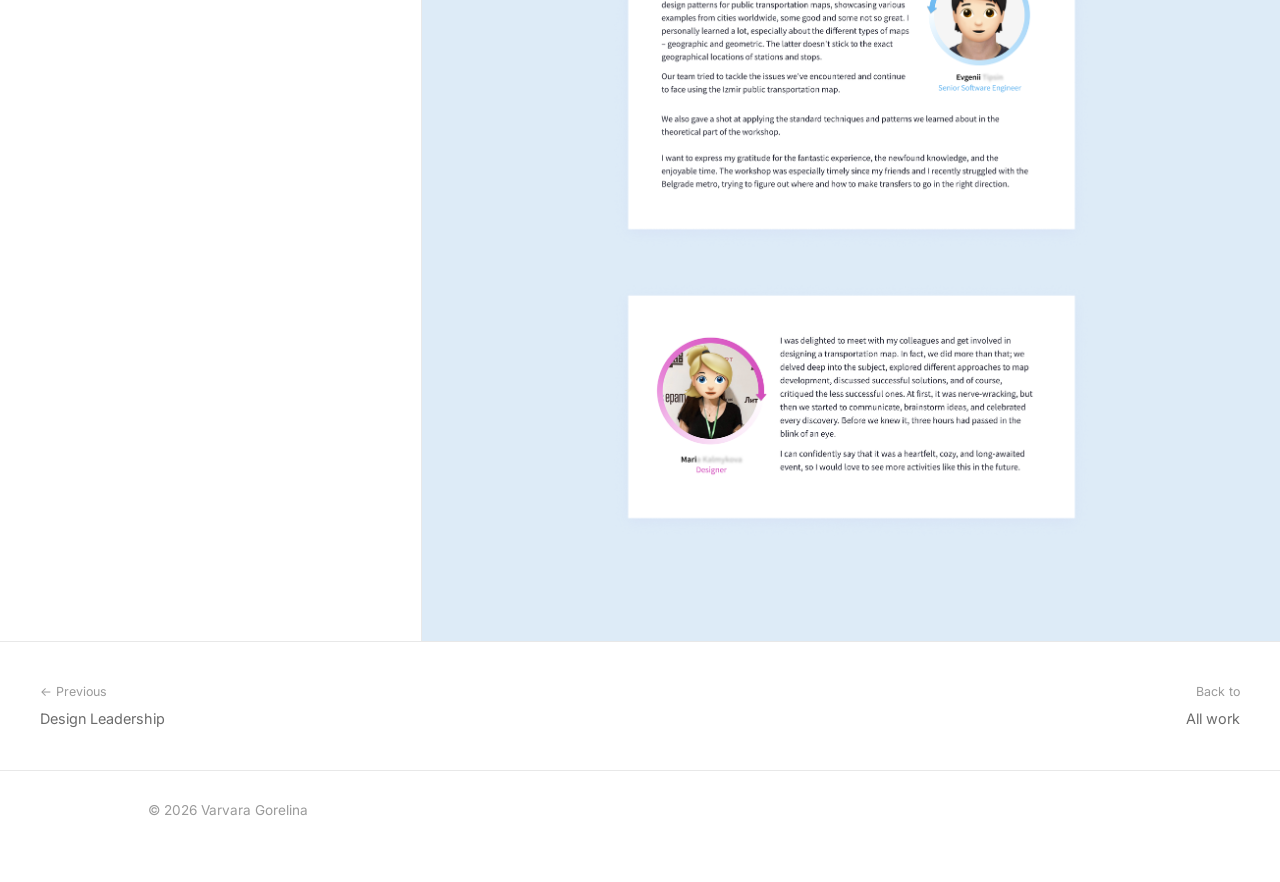
<file: izmir-transport-map.html>
<!DOCTYPE html>
<html lang="ru">
<head>
<meta charset="UTF-8">
<meta name="viewport" content="width=device-width, initial-scale=1.0">
<title>Drawing Izmir Transport Map: Design Workshop — Varvara Gorelina</title>
<link rel="preconnect" href="https://fonts.googleapis.com">
<link href="https://fonts.googleapis.com/css2?family=Inter:wght@400;500;600;700&display=swap" rel="stylesheet">
<link rel="stylesheet" href="style.css">
<link rel="icon" type="image/png" href="images/fav.png">
</head>
<body>

<header class="site-header">
  <div class="wrap">
    <a href="index.html" class="logo">Varvara Gorelina <img src="images/fav.png" alt="" class="logo-mark"></a>
    <nav class="nav-links">
      <a href="index.html">My works</a>
      <a href="index.html#cv">My CV</a>
      <a href="index.html#contact">Contact</a>
    </nav>
  </div>
</header>

<div class="case-layout">

  <aside class="case-side">
    <div class="case-meta-block">
      <h1>Drawing Izmir Transport Map: Design Workshop</h1>
      <p class="case-sub">2023 / Workshop creator and performer</p>
    </div>

    <h2>About</h2>
    <p>Having moved to Izmir 20 months ago, I noticed that the transport map of the city reflects the interaction with public transport in an unpredictable way. I started to study this topic and draw my own sketches of transport maps.</p>

    <img src="images/TM_14.png" alt="Purrfect Design logo" style="width:70px;height:70px;margin:8px 0 16px;">

    <h2>Community creation</h2>
    <ul>
      <li>At the same time, I met designers from EPAM in Turkey. We found here a common desire to create and develop a design community.</li>
      <li>The community was named "Purrfect Design".</li>
      <li>My workshop was the third community event.</li>
    </ul>

    <h2>Studied</h2>
    <ul>
      <li>theory and examples of other cities, how designers solve navigation problems in transport schemes.</li>
      <li>visual language of Turkish navigation on the example of official maps and amateurs.</li>
    </ul>

    <h2>Collected</h2>
    <ul>
      <li>the list of misunderstandings when using the Izmir map by surrounding people.</li>
      <li>the best examples of cases to solve such problems.</li>
    </ul>

    <h2>Actions</h2>
    <h3>Before the Workshop</h3>
    <ul>
      <li>highlighted the key theoretical information.</li>
      <li>divided it into stages so that it formed a step-by-step format of the workshop.</li>
      <li>added examples to each section.</li>
    </ul>

    <h3>At the workshop</h3>
    <ul>
      <li>with the help of the community, gathered designers, developers, and external performers interested in this topic.</li>
      <li>helped them analyse the current map, identify the problems they want to solve, and present their solution.</li>
    </ul>

    <h2>Results</h2>
    <p><strong>3 hours</strong></p>
    <ul>
      <li>3 versions of Izmir transport maps.</li>
      <li>Attracting a new audience to the young Turkish community 'Purrfect Design'.</li>
      <li>A cozy Friday evening in a circle of like-minded people.</li>
    </ul>
  </aside>

  <div class="case-media" style="background:#DDEBF7;">

    <img class="shot-img" style="--w:728" src="images/TM_01.png" alt="Izmir transport map sketches">

    <img class="shot-img" style="--w:727" src="images/TM_02.png" alt="Workshop preparation">

    <div class="shot-row-item">
      <img class="shot-img" style="--w:1008" src="images/TM_03.png" alt="Workshop participants' results">
      <p class="shot-caption" style="--w:1008">Workshop participants' results</p>
    </div>

    <img class="shot-img" style="--w:606" src="images/TM_09.png" alt="Workshop photo 1">
    <img class="shot-img" style="--w:606" src="images/TM_10.png" alt="Workshop photo 2">
    <img class="shot-img" style="--w:606" src="images/TM_11.png" alt="Workshop photo 3">
    <img class="shot-img" style="--w:606" src="images/TM_12.png" alt="Workshop photo 4">
    <img class="shot-img" style="--w:606" src="images/TM_13.png" alt="Workshop photo 5">

  </div>
</div>

<div class="case-nav">
  <a href="design-leadership.html"><span class="dir">← Previous</span>Design Leadership</a>
  <a href="index.html" style="text-align:right"><span class="dir">Back to</span>All work</a>
</div>

<footer class="site-footer">
  <div class="wrap">
    <a href="index.html" style="text-decoration:none;"><span>© 2026 Varvara Gorelina</span></a>
  </div>
</footer>

</body>
</html>
</file>
<file: style.css>
/* =========================================================
   Varvara Gorelina — Portfolio Design System v3
   Neutral, white-background, single sans-serif typeface.
   Accent: #FFE77C. Case pages: rows pair text (33vw) with its
   own image(s) (67vw) so they scroll together, in sync, always
   adjacent — matching the order of Site-Portfolio.docx.
   ========================================================= */

:root {
  --bg: #FFFFFF;
  --ink: #111111;
  --dim: #6B6B6B;
  --faint: #9A9A9A;
  --line: #E8E8E8;
  --line-strong: #D8D8D8;
  --yellow: #FFE77C;
  --yellowLight: #FFFAE5;

  --sans: "Inter", -apple-system, BlinkMacSystemFont, "Helvetica Neue", Arial, sans-serif;
}

* { box-sizing: border-box; }
html { scroll-behavior: smooth; overflow-x: hidden; }

body {
  margin: 0;
  background: var(--bg);
  color: var(--ink);
  font-family: var(--sans);
  font-size: 17px;
  line-height: 1.65;
  -webkit-font-smoothing: antialiased;
  overflow-x: hidden;
}

@media (prefers-reduced-motion: reduce) {
  html { scroll-behavior: auto; }
  * { animation-duration: 0.001ms !important; transition-duration: 0.001ms !important; }
}

a { color: inherit; }
a:focus-visible, button:focus-visible { outline: 2px solid var(--ink); outline-offset: 3px; }

img { max-width: 100%; display: block; }

.wrap {
  max-width: 900px;
  margin: 0 auto;
  padding: 0 28px;
}

/* ---------- Header / Nav ---------- */
.site-header {
  position: sticky;
  top: 0;
  z-index: 50;
  background: rgba(255,255,255,0.92);
  backdrop-filter: blur(6px);
  border-bottom: 1px solid var(--line);
}
.site-header .wrap {
  max-width: 1040px;
  display: flex;
  align-items: center;
  justify-content: space-between;
  height: 64px;
}
.logo {
  font-family: var(--sans);
  font-size: 1rem;
  font-weight: 600;
  letter-spacing: -0.01em;
  text-decoration: none;
  color: var(--ink);
  display: flex;
  align-items: center;
  gap: 10px;
}
.logo span { color: var(--ink); font-weight: 400; }
.logo-mark { width: 32px; height: 32px; border-radius: 6px; object-fit: cover; }
.nav-links {
  display: flex;
  gap: 28px;
  font-size: 0.9rem;
}
.nav-links a { text-decoration: none; color: var(--dim); transition: color 0.15s; }
.nav-links a:hover, .nav-links a.active { color: var(--ink); }

/* ---------- Hero ---------- */
.hero {
  max-width: 1040px;
  margin: 0 auto;
  padding: 96px 28px 64px;
}
.hero-top {
  display: flex;
  align-items: center;
  gap: 20px;
  margin-bottom: 22px;
}
.hero-photo {
  width: 64px;
  height: 64px;
  border-radius: 50%;
  object-fit: cover;
  flex-shrink: 0;
}
.hero-top h1 { margin: 0; }
.eyebrow {
  font-family: var(--sans);
  font-size: 0.85rem;
  letter-spacing: 0.02em;
  color: var(--dim);
  display: block;
  margin-bottom: 20px;
}
h1 {
  font-family: var(--sans);
  font-weight: 500;
  font-size: clamp(2rem, 4.4vw, 2.9rem);
  line-height: 1.2;
  margin: 0 0 22px;
  letter-spacing: -0.015em;
  max-width: 18ch;
  color: var(--ink);
}
.hero-subtitle {
  font-size: 1.15rem;
  font-weight: 400;
  color: var(--dim);
  margin: -8px 0 22px;
}
.lede {
  font-size: 1.1rem;
  color: var(--dim);
  max-width: 58ch;
  margin: 0 0 30px;
  font-weight: 400;
}
.hero-meta {
  display: flex;
  flex-wrap: wrap;
  gap: 10px;
}
.hero-meta .tag { background: #FFF6CE; /* var(--yellow)*/ }
.tag {
  font-family: var(--sans);
  font-size: 0.82rem;
  color: var(--ink);
  background: var(--yellow);
  border: none;
  padding: 6px 12px;
  border-radius: 6px;
  letter-spacing: 0;
}

/* ---------- Sections ---------- */
section { max-width: 1040px; margin: 0 auto; padding: 0 28px; }
.section-label {
  font-family: var(--sans);
  font-size: 0.85rem;
  letter-spacing: 0.02em;
  color: var(--faint);
  margin: 0 0 8px;
  display: flex;
  align-items: center;
  gap: 14px;
  text-transform: none;
}
.section-label::after { content: none; }

/* ---------- Case index (simple stacked list, editorial style) ---------- */
.case-grid {
  display: block;
  background: none;
  border: none;
  border-top: 1px solid var(--line);
  margin-bottom: 100px;
}
.case-card {
  display: grid;
  grid-template-columns: 408px 1fr auto;
  gap: 28px;
  align-items: center;
  padding: 36px 20px;
  margin: 0 -20px;
  border-bottom: 1px solid var(--line);
  text-decoration: none;
  color: var(--ink);
  border-radius: 0;
  transition: background-color 0.15s;
}
.case-card:hover { background-color: var(--yellowLight); }
.case-thumb {
  width: 408px;
  height: 255px;
  object-fit: cover;
  background: #FAFAFA;
  border-radius: 3px;
}
.case-title {
  font-family: var(--sans);
  font-weight: 500;
  font-size: 1.35rem;
  margin: 0 0 8px;
  letter-spacing: -0.01em;
}
.case-desc { color: var(--dim); font-size: 0.98rem; margin: 0; max-width: 56ch; }
.case-arrow {
  font-family: var(--sans);
  color: var(--faint);
  font-size: 1rem;
  padding-top: 6px;
  transition: transform 0.15s;
}
.case-card:hover .case-arrow { transform: translateX(3px); }

@media (max-width: 640px) {
  .case-card { grid-template-columns: 1fr; gap: 12px; padding: 28px 12px; margin: 0 -12px; }
  .case-thumb { width: 100%; height: 220px; }
  .case-arrow { display: none; }
}

/* ---------- About / bio ---------- */
.bio-grid {
  display: grid;
  grid-template-columns: 1.1fr 0.9fr;
  gap: 64px;
  margin-bottom: 100px;
}
.bio-grid p { margin: 0 0 20px; color: var(--dim); }
.bio-grid strong { color: var(--ink); font-weight: 600; }
.trait { margin-bottom: 24px; }
.trait h3 {
  font-family: var(--sans);
  font-size: 0.92rem;
  color: var(--ink);
  margin: 0 0 10px;
  letter-spacing: 0;
  font-weight: 600;
}
.trait p { margin: 0; font-size: 0.92rem; color: var(--dim); }

.trait-highlight h3 {
  display: inline-block;
  background: var(--yellow);
  padding: 5px 10px;
  border-radius: 6px;
}

.tools-list {
  display: flex;
  flex-wrap: wrap;
  gap: 8px;
  margin-top: 8px;
}

.tool-icons {
  display: flex;
  flex-wrap: wrap;
  gap: 14px;
  margin-top: 8px;
}
.tool-icon {
  position: relative;
  width: 32px;
  height: 32px;
  object-fit: contain;
  background: transparent;
}
.tool-icon-wrap { position: relative; display: inline-flex; }
.tool-icon-wrap::after {
  content: attr(data-tooltip);
  position: absolute;
  bottom: calc(100% + 8px);
  left: 50%;
  transform: translateX(-50%);
  background: var(--ink);
  color: #FFFFFF;
  font-size: 0.76rem;
  white-space: nowrap;
  padding: 6px 10px;
  border-radius: 4px;
  opacity: 0;
  pointer-events: none;
  transition: opacity 0.15s;
  z-index: 20;
}
.tool-icon-wrap:hover::after { opacity: 1; }

@media (max-width: 780px) {
  .bio-grid { grid-template-columns: 1fr; gap: 36px; }
}

/* ---------- CV section ---------- */
.cv-header {
  display: flex;
  justify-content: space-between;
  align-items: flex-end;
  flex-wrap: wrap;
  gap: 20px;
  padding-bottom: 32px;
  margin-bottom: 40px;
  border-bottom: 1px solid var(--line);
}
.cv-name { font-size: 1.6rem; font-weight: 500; margin: 0 0 4px; letter-spacing: -0.01em; }
.cv-role { color: var(--dim); margin: 0 0 8px; }
.cv-contact { color: var(--faint); font-size: 0.88rem; margin: 0; }
.cv-grid {
  display: grid;
  grid-template-columns: 1fr 1fr;
  gap: 64px;
  margin-bottom: 100px;
}
.cv-grid h3 { font-size: 1rem; font-weight: 600; margin: 28px 0 12px; }
.cv-grid h3:first-child { margin-top: 0; }
.cv-grid p { color: var(--dim); margin: 0 0 8px; }
.cv-job { margin-bottom: 10px !important; } /* base 8px + 20% */
.cv-grid ul { color: var(--dim); padding-left: 20px; margin: 0 0 16px; }
.cv-grid li { margin-bottom: 8px; }
.cv-grid strong { color: var(--ink); }
.cv-dim { color: var(--faint); font-size: 0.9rem; }
@media (max-width: 780px) {
  .cv-grid { grid-template-columns: 1fr; gap: 8px; }
}

/* ---------- Contact / footer ---------- */
.contact-box {
  border-top: 1px solid var(--line);
  padding: 48px 0;
  margin-bottom: 100px;
  display: flex;
  justify-content: space-between;
  align-items: center;
  gap: 24px;
  flex-wrap: wrap;
}
.contact-box h2 {
  font-family: var(--sans);
  font-weight: 500;
  font-size: 1.6rem;
  margin: 0 0 8px;
  letter-spacing: -0.01em;
}
.contact-box p { color: var(--dim); margin: 0; }
.btn {
  font-family: var(--sans);
  font-size: 0.92rem;
  text-decoration: none;
  color: var(--ink);
  background: var(--yellow);
  padding: 13px 22px;
  border-radius: 6px;
  letter-spacing: 0;
  white-space: nowrap;
  transition: filter 0.15s;
  border: none;
  display: inline-flex;
  align-items: center;
  gap: 10px;
}
.btn-icon { width: 18px; height: 18px; object-fit: contain; }
.btn:hover { filter: brightness(0.97); }
.btn-outline {
  color: var(--ink);
  background: transparent;
  border: 1px solid var(--line-strong);

}
.btn-outline:hover {
  background: var(--yellow);
  border-color: var(--yellow);
}

.site-footer {
  border-top: 1px solid var(--line);
  padding: 28px 0 60px;
}
.site-footer .wrap {
  max-width: 1040px;
  display: flex;
  justify-content: space-between;
  color: var(--faint);
  font-family: var(--sans);
  font-size: 0.85rem;
}

/* =========================================================
   Case study page — split layout
   Left 33vw: sticky text panel (always white), holding ALL the
   case text in order. Right 67vw: images only, in doc order.
   The sidebar uses plain position:sticky with NO internal
   overflow/scrollbar — it scrolls in the same motion as the
   page, so the two columns are always perfectly in sync.
   Image widths are expressed as a fraction of a 1600px reference
   canvas: --w:1600 renders full-bleed (100vw); smaller values sit,
   centered, inside the 67vw media column at their true proportion.
   ========================================================= */

.case-layout {
  display: flex;
  align-items: flex-start;
  width: 100%;
}

.case-side {
  width: 33vw;
  flex: 0 0 33vw;
  background: #FFFFFF;
  position: sticky;
  top: 64px; /* below sticky header */
  align-self: stretch;
  padding: 48px 46px 80px 40px;
  border-right: 1px solid var(--line);
  z-index: 30;
  isolation: isolate;
}
.case-side .eyebrow { margin-bottom: 16px; }
.case-side h1 {
  font-size: clamp(1.5rem, 2.2vw, 2rem);
  max-width: none;
  margin-bottom: 8px;
}
.case-side .case-sub { color: var(--dim); font-size: 0.98rem; margin: 0 0 28px; }

.case-meta-block {
  margin-bottom: 32px;
  padding-bottom: 28px;
  border-bottom: 1px solid var(--line);
}

.case-side h2 {
  font-size: 1.05rem;
  font-weight: 600;
  color: var(--ink);
  margin: 30px 0 10px;
  letter-spacing: -0.005em;
}
.case-side h2:first-of-type { margin-top: 0; }
.case-side h3 {
  font-size: 0.92rem;
  font-weight: 600;
  color: var(--ink);
  margin: 22px 0 8px;
}
.case-side p { color: var(--dim); font-size: 0.95rem; margin: 0 0 14px; }
.case-side ul, .case-side ol { color: var(--dim); font-size: 0.95rem; padding-left: 20px; margin: 0 0 14px; }
.case-side li { margin-bottom: 6px; }
.case-side strong { color: var(--ink); }
.case-side a { color: var(--ink); text-decoration-color: var(--line-strong); text-underline-offset: 2px; }
.case-side blockquote {
  border-left: 2px solid var(--yellow);
  margin: 18px 0;
  padding: 2px 0 2px 16px;
  font-size: 0.95rem;
  color: var(--ink);
}
.quote-attr { display: block; font-size: 0.8rem; color: var(--faint); margin-top: 6px; }

.case-media {
  width: 67vw;
  flex: 0 0 67vw;
  padding: 0 0 100px;
  display: flex;
  flex-direction: column;
  gap: 28px;
}
.case-media.gap-lg { gap: 36px; }

.shot-img {
  display: block;
  width: calc(var(--w, 1600) / 1600 * 100vw);
  max-width: 100%;
  height: auto;
  margin: 0 auto;
}
.shot-img.full-bleed {
  width: 100vw;
  max-width: none;
  margin-left: -33vw;
}
.shot-img.align-right {
  margin-left: auto;
  margin-right: 0;
}

.shot-caption {
  display: inline-block;
  text-align: center;
  font-size: 0.82rem;
  line-height: 1.485; /* base line-height 1.65, reduced 10% */
  color: var(--dim);
  background: #FFFFFF;
  padding: 6px 12px;
  border-radius: 4px;
  box-shadow: 0 10px 24px rgba(0,0,0,0.07);
  margin: -16px auto 0;
}
.shot-caption a { color: #007AFF; }

.shot-row {
  display: flex;
  gap: 24px;
  justify-content: center;
  flex-wrap: wrap;
  margin: 0 auto;
}
.shot-row .shot-img { margin: 0; }
.shot-row-item { display: flex; flex-direction: column; align-items: center; gap: 0; }

.shot-scroll-wrap {
  width: 100%;
  overflow-x: auto;
  padding-bottom: 4px;
}
.shot-scroll-wrap img {
  width: auto;
  max-width: none;
  height: auto;
}

.side-photo {
  width: 40px;
  height: 40px;
  border-radius: 50%;
  object-fit: cover;
  display: inline-block;
  vertical-align: middle;
  margin-right: 10px;
}

.shot-table-wrap {
  width: 100vw;
  margin-left: -33vw;
  overflow-x: auto;
  padding: 0 40px;
}
.persona-table {
  border-collapse: collapse;
  width: 100%;
  min-width: 1400px;
  font-size: 0.82rem;
}
.persona-table th, .persona-table td {
  border: 1px solid var(--line);
  padding: 14px 16px;
  text-align: left;
  vertical-align: top;
  color: var(--dim);
}
.persona-table th {
  background: #FAFAFA;
  color: var(--ink);
  font-weight: 600;
  font-size: 0.8rem;
}
.persona-table td strong, .persona-table td em { color: var(--ink); font-style: normal; }
.persona-table .cell-label { font-weight: 600; color: var(--ink); display: block; margin-bottom: 6px; }

.case-nav {
  width: 100%;
  padding: 40px 40px;
  border-top: 1px solid var(--line);
  display: flex;
  justify-content: space-between;
  gap: 20px;
}
.case-nav a {
  text-decoration: none;
  font-family: var(--sans);
  font-size: 0.9rem;
  color: var(--dim);
}
.case-nav a:hover { color: var(--ink); }
.case-nav .dir { display: block; color: var(--faint); font-size: 0.78rem; margin-bottom: 4px; }

/* ---------- Mobile fallback: stack, no full-bleed math ---------- */
@media (max-width: 900px) {
  .case-layout { flex-direction: column; }
  .case-side {
    width: 100%;
    flex-basis: auto;
    position: static;
    border-right: none;
    border-bottom: 1px solid var(--line);
    padding: 40px 24px;
  }
  .case-media { width: 100%; flex-basis: auto; padding: 32px 24px; gap: 20px; }
  .shot-img, .shot-img.full-bleed {
    width: 100% !important;
    max-width: 100% !important;
    margin-left: 0 !important;
  }
  .shot-table-wrap { width: 100%; margin-left: 0; padding: 0; }
  .case-nav { padding: 32px 24px; }
}
</file>
